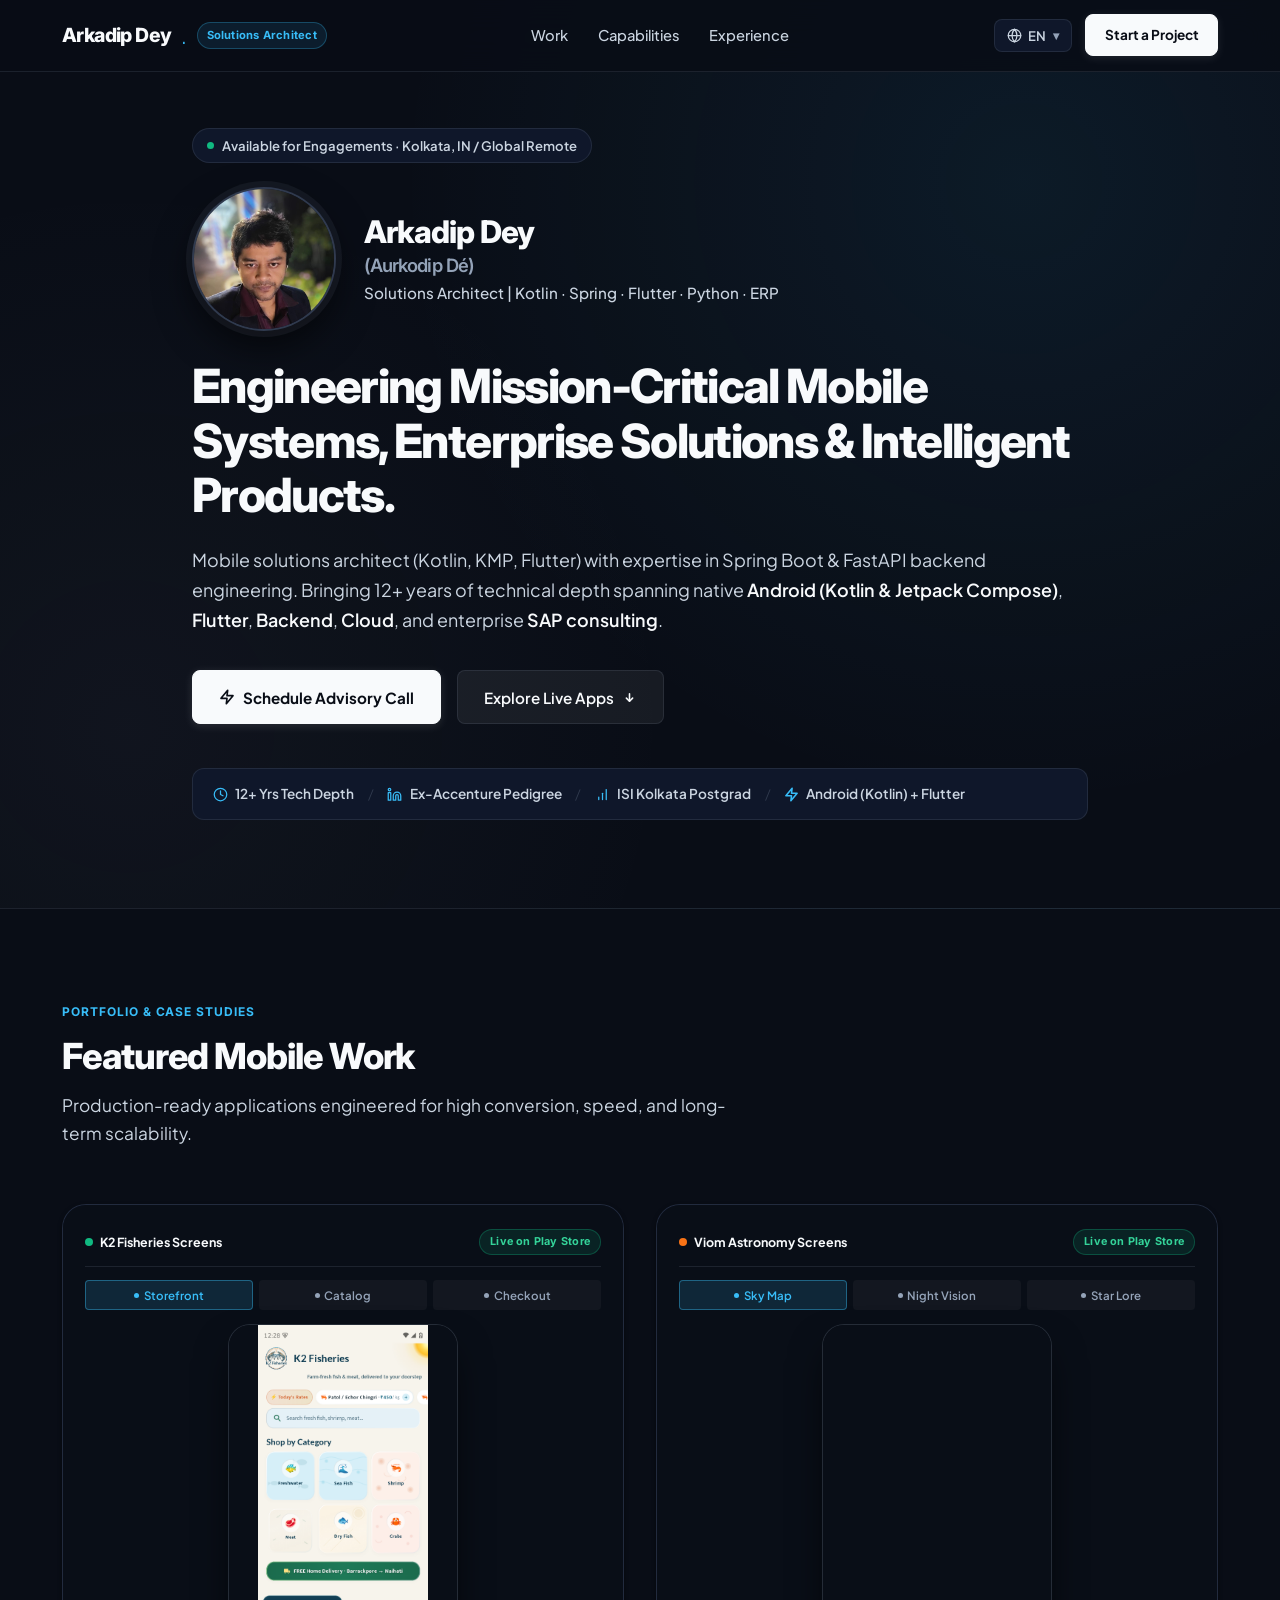
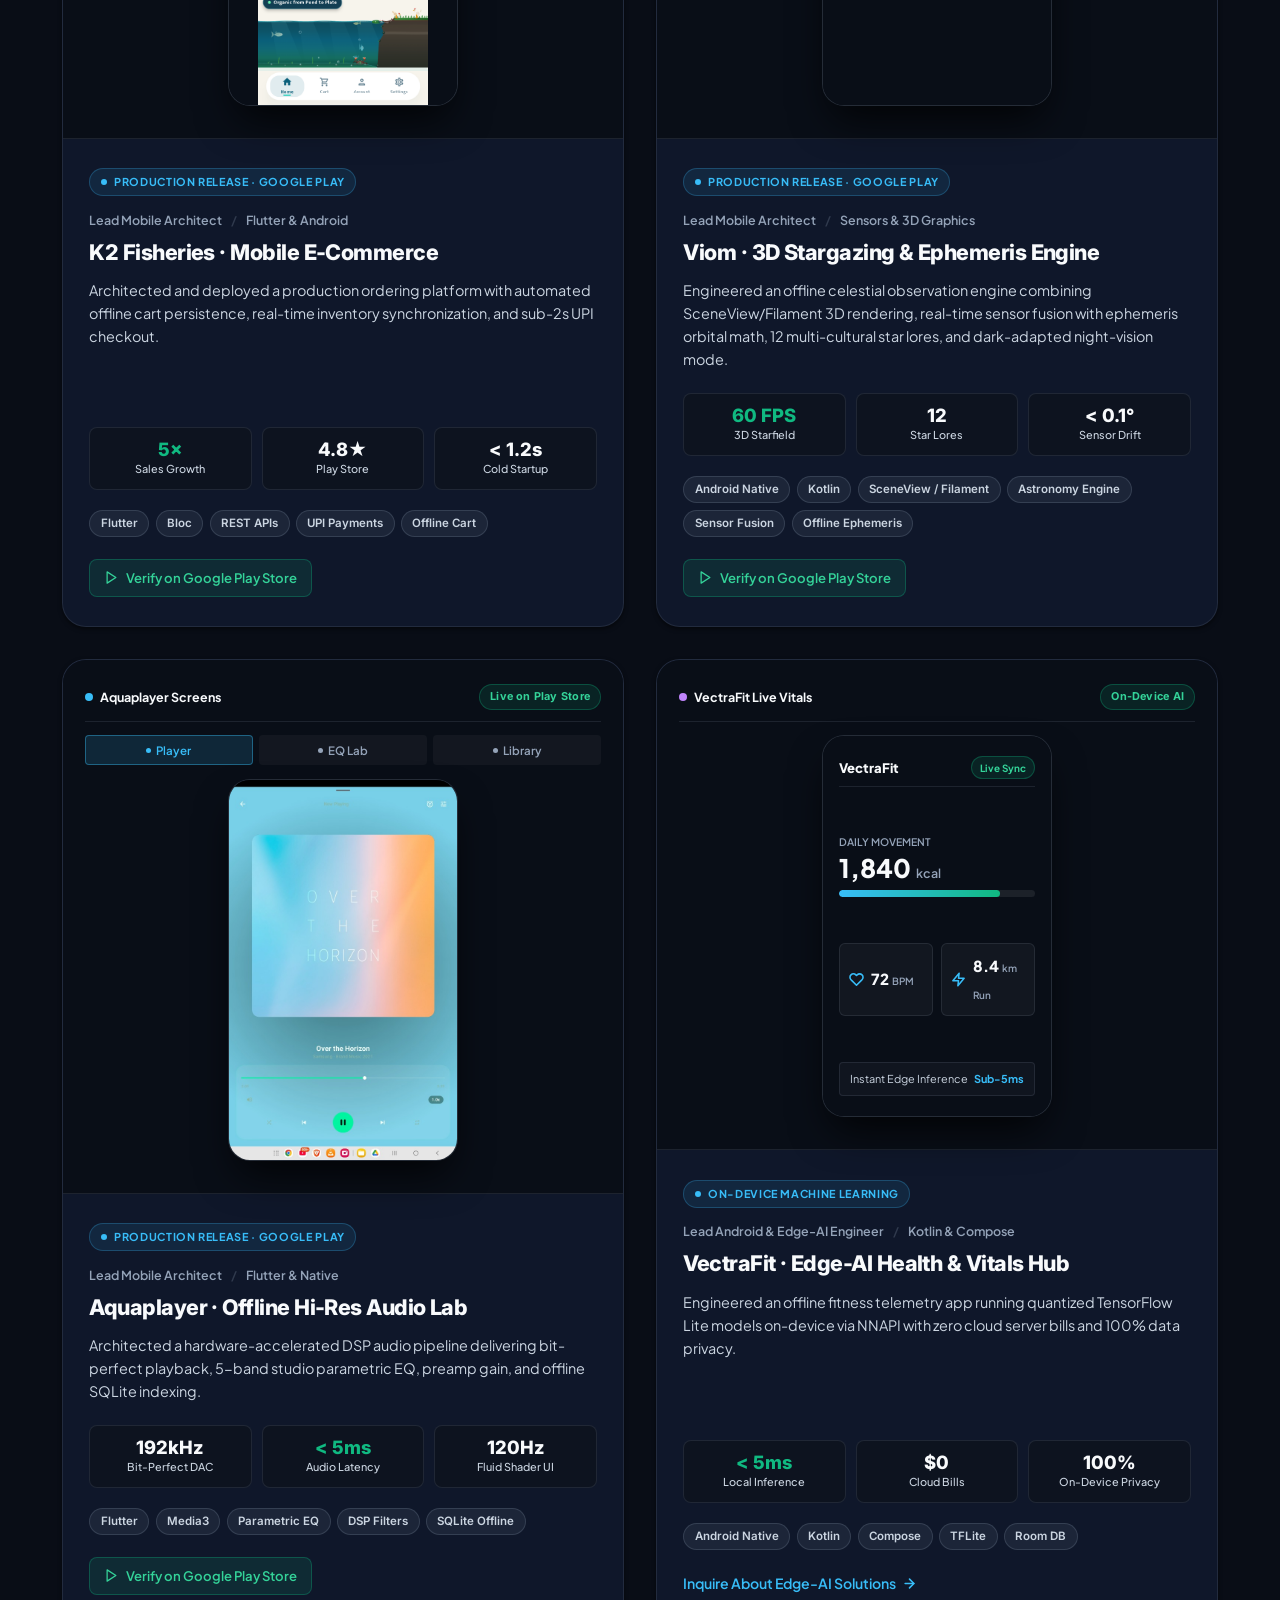
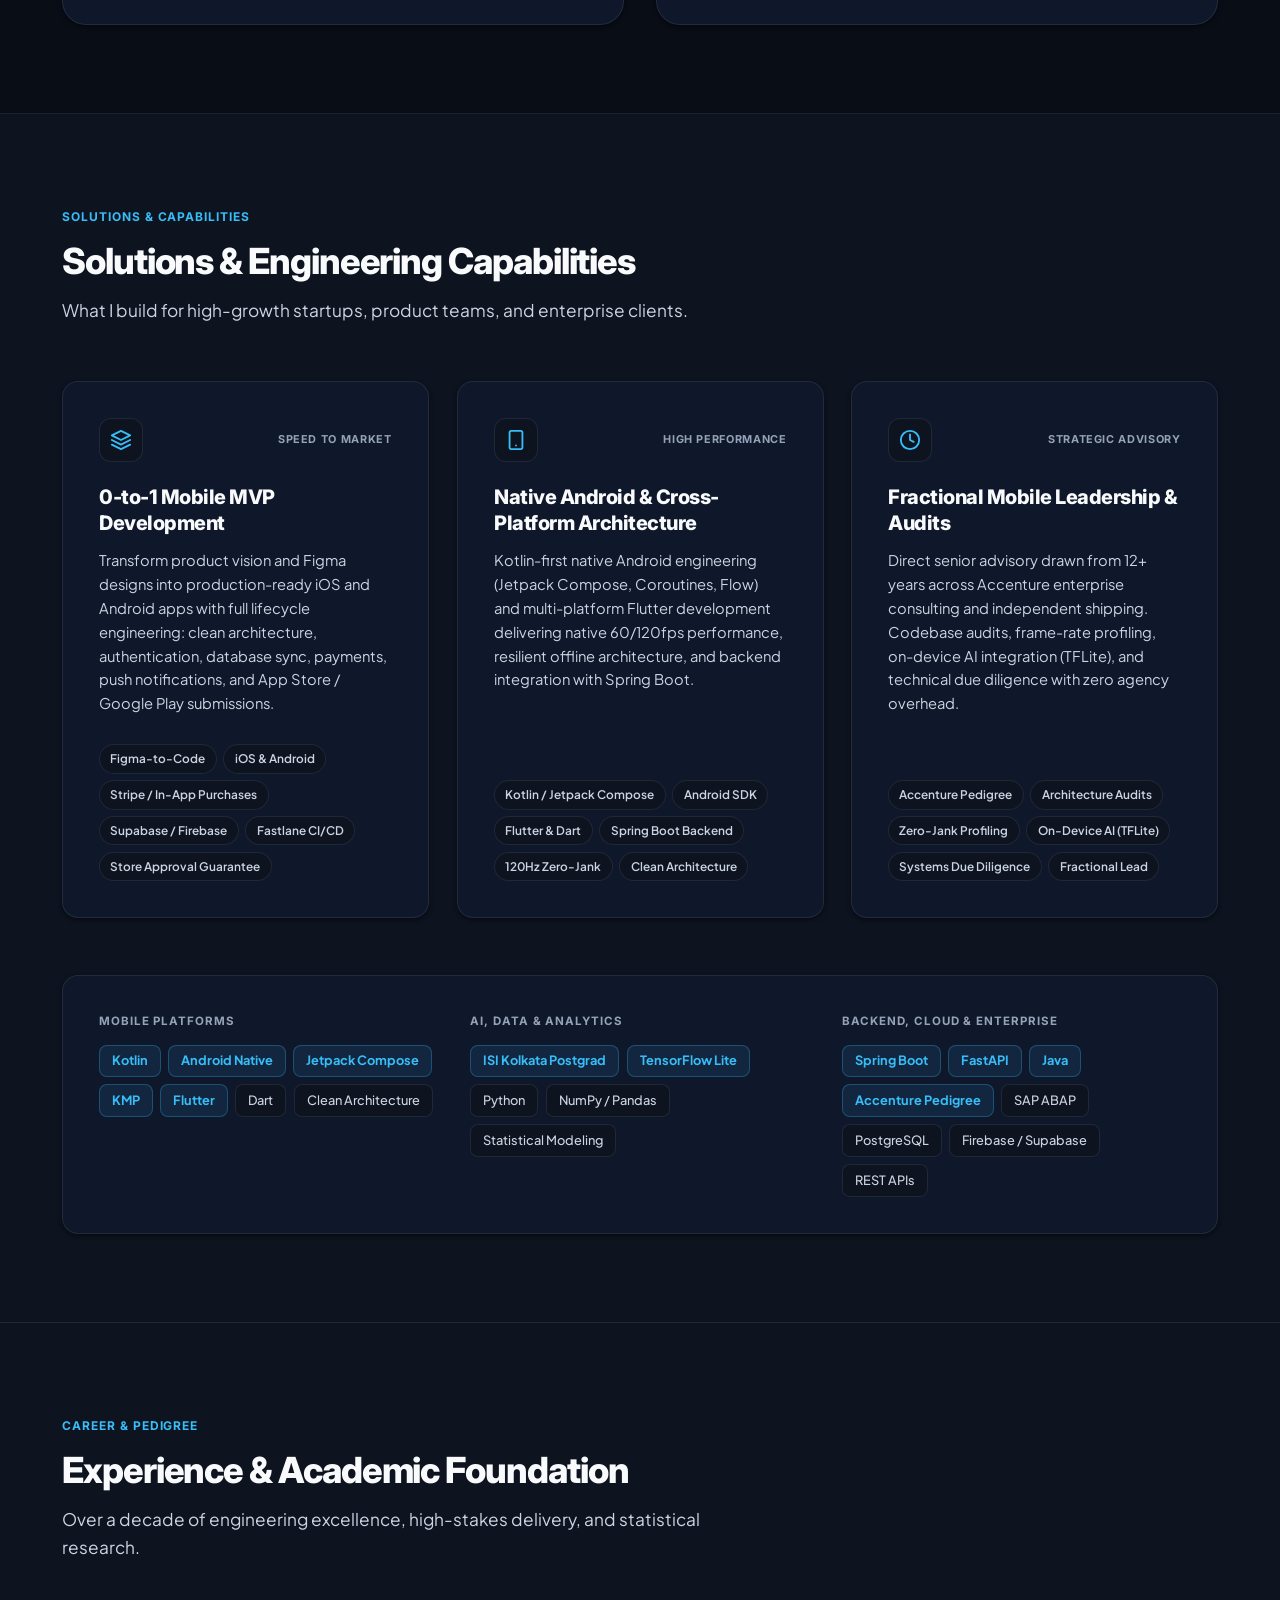
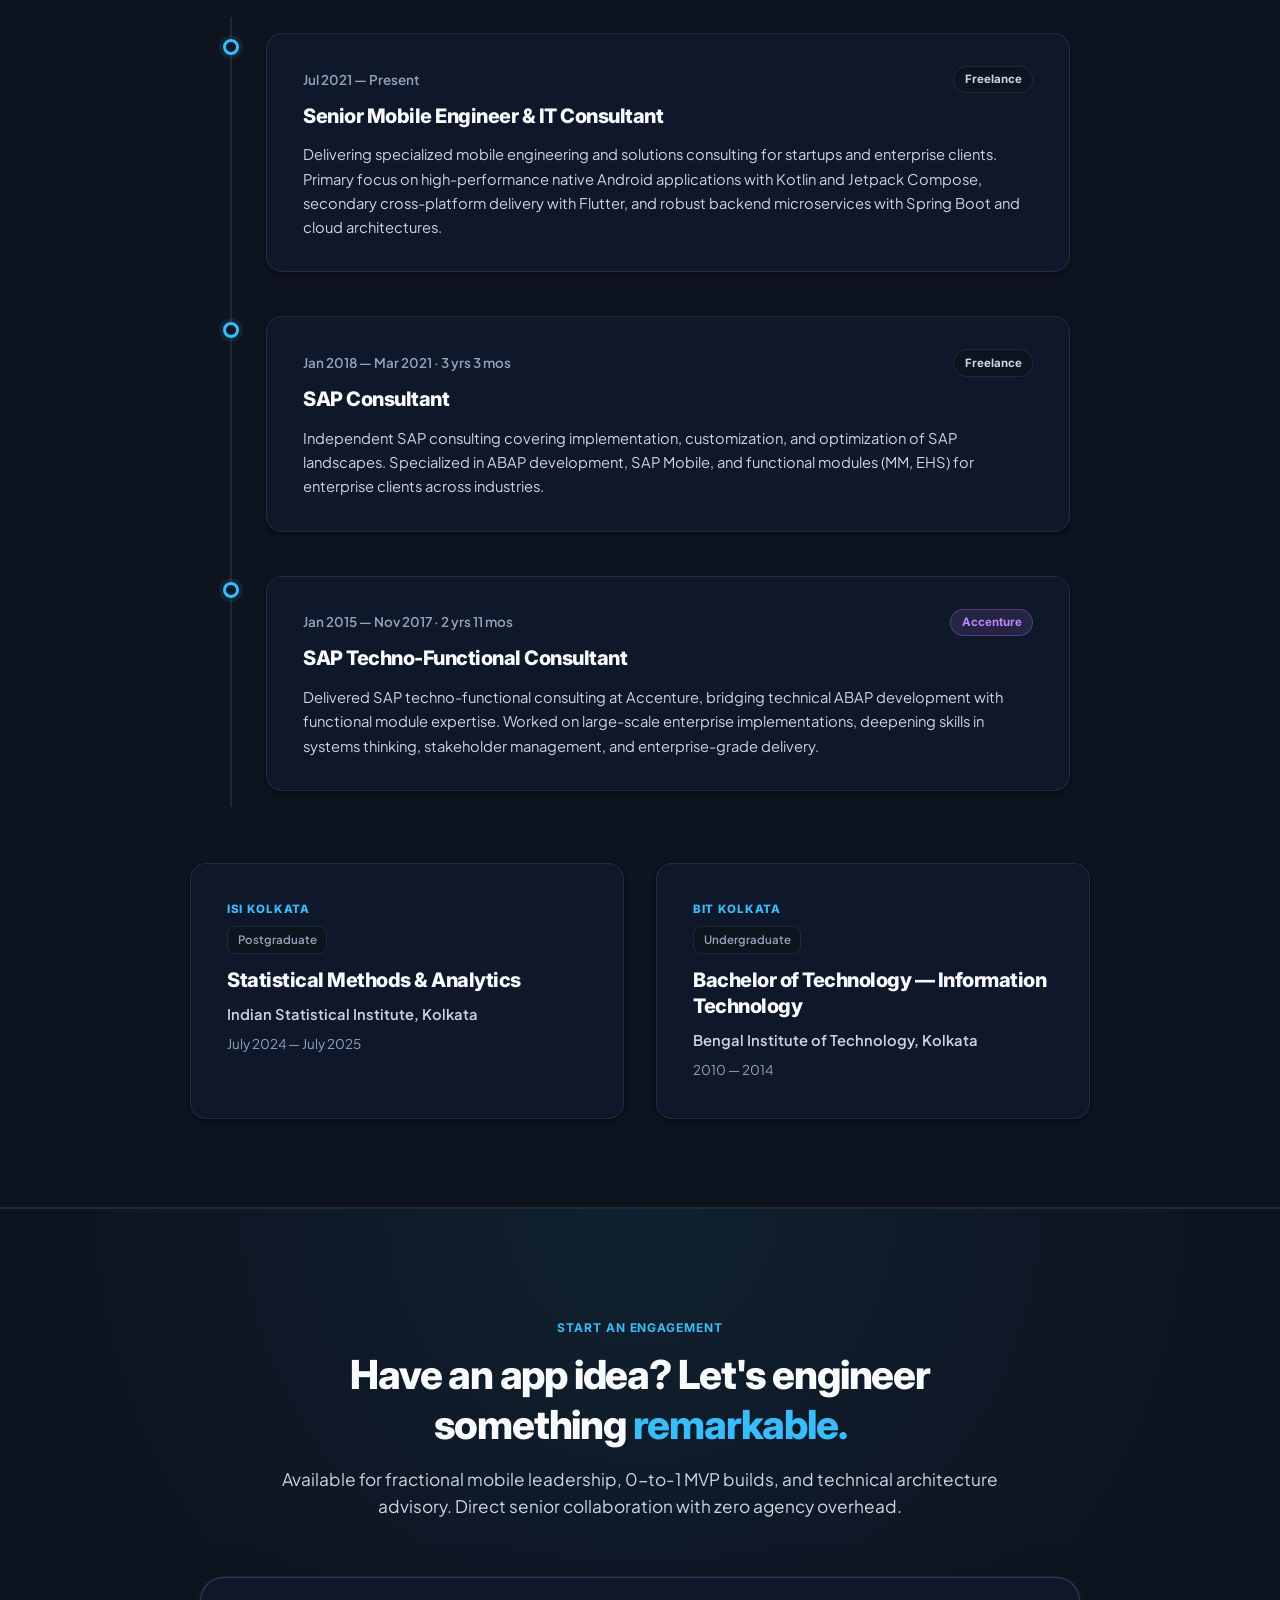
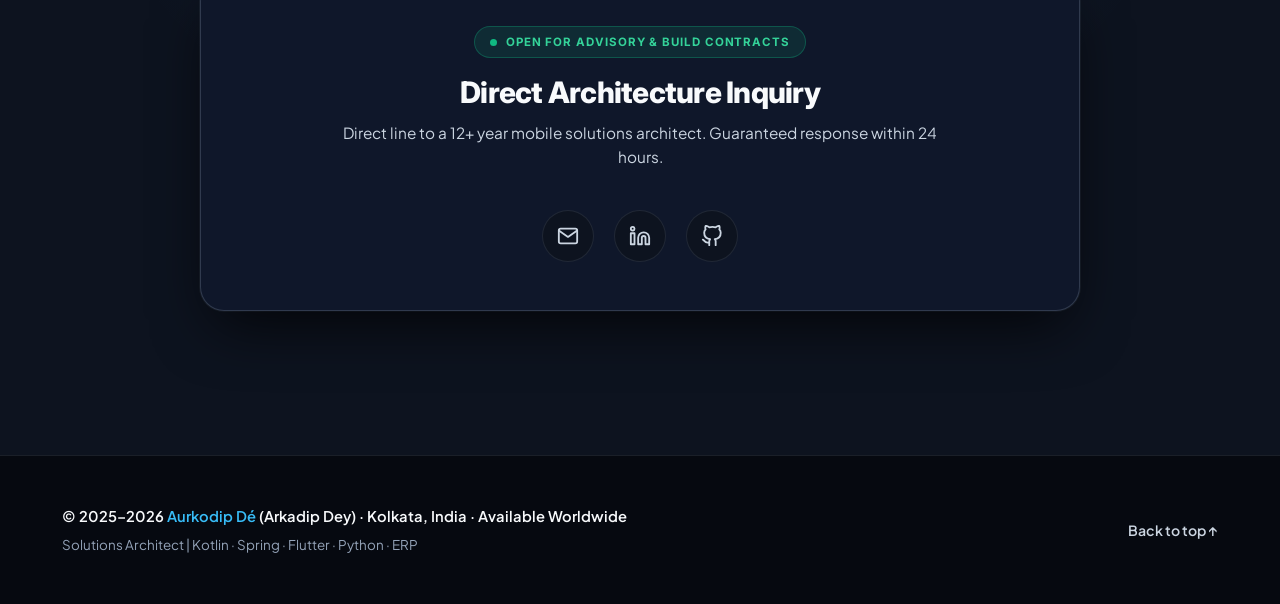
<file: index.html>
<!DOCTYPE html>
<html lang="en">

<head>
  <meta charset="UTF-8" />
  <meta name="viewport" content="width=device-width, initial-scale=1.0" />
  
  <!-- Primary Meta Tags -->
  <title>Arkadip Dey (Aurkodip Dé) · Android (Kotlin) Developer, Flutter &amp; Spring Boot Mobile Architect</title>
  <meta name="title" content="Arkadip Dey (Aurkodip Dé) · Android (Kotlin) Developer, Flutter &amp; Spring Boot Mobile Architect" />
  <meta name="description"
    content="Mobile Solutions Architect (Kotlin, KMP, Flutter) with expertise in Spring Boot &amp; FastAPI backend engineering. Bringing 12+ years of technical depth across Android, Flutter, Backend, Cloud, and SAP." />
  <meta name="keywords"
    content="Arkadip Dey, Aurkodip Dé, Mobile Solutions Architect, Kotlin, KMP, Kotlin Multiplatform, Jetpack Compose, Flutter, Spring Boot, FastAPI, Python, Java Backend, Cloud, Accenture, SAP ABAP, Clean Architecture" />
  <meta name="author" content="Arkadip Dey (Aurkodip Dé)" />
  <meta name="robots" content="index, follow, max-image-preview:large, max-snippet:-1, max-video-preview:-1" />
  <link rel="canonical" href="https://aurkodip.github.io/" />

  <!-- Theme & Application Color -->
  <meta name="theme-color" content="#090d16" />
  <meta name="color-scheme" content="dark" />

  <!-- Open Graph / Facebook / LinkedIn / WhatsApp -->
  <meta property="og:type" content="profile" />
  <meta property="og:url" content="https://aurkodip.github.io/" />
  <meta property="og:title" content="Arkadip Dey (Aurkodip Dé) · Android (Kotlin) Developer, Flutter &amp; Spring Boot Architect" />
  <meta property="og:description"
    content="Mobile Solutions Architect (Kotlin, KMP, Flutter) with expertise in Spring Boot &amp; FastAPI backend engineering. Bringing 12+ years of technical depth across Android, Flutter, Backend, Cloud, and SAP." />
  <meta property="og:image" content="https://aurkodip.github.io/assets/aurkodip.jpg" />
  <meta property="og:image:width" content="956" />
  <meta property="og:image:height" content="960" />
  <meta property="og:image:alt" content="Arkadip Dey (Aurkodip Dé) - Android (Kotlin) Developer, Flutter &amp; Mobile Architect" />
  <meta property="og:site_name" content="Arkadip Dey Portfolio" />
  <meta property="og:locale" content="en_US" />
  <meta property="profile:first_name" content="Arkadip" />
  <meta property="profile:last_name" content="Dey" />
  <meta property="profile:username" content="arkadip-dey" />

  <!-- Twitter Card -->
  <meta name="twitter:card" content="summary_large_image" />
  <meta name="twitter:url" content="https://aurkodip.github.io/" />
  <meta name="twitter:title" content="Arkadip Dey (Aurkodip Dé) · Android (Kotlin) Developer, Flutter &amp; Spring Boot Architect" />
  <meta name="twitter:description"
    content="Mobile Solutions Architect (Kotlin, KMP, Flutter) with expertise in Spring Boot &amp; FastAPI backend engineering. Bringing 12+ years of technical depth across Android, Flutter, Backend, Cloud, and SAP." />
  <meta name="twitter:image" content="https://aurkodip.github.io/assets/aurkodip.jpg" />
  <meta name="twitter:image:alt" content="Arkadip Dey (Aurkodip Dé) - Android (Kotlin) Developer, Flutter &amp; Mobile Architect" />

  <!-- Favicon -->
  <link rel="icon" type="image/svg+xml"
    href="[data-uri]">
  
  <!-- Structured Data: JSON-LD for Google Rich Results -->
  <script type="application/ld+json">
  {
    "@context": "https://schema.org",
    "@graph": [
      {
        "@type": "Person",
        "@id": "https://aurkodip.github.io/#person",
        "name": "Arkadip Dey",
        "alternateName": ["Aurkodip Dé", "Aurkodip De", "Arkadip De"],
        "jobTitle": "Mobile Solutions Architect",
        "description": "Mobile Solutions Architect (Kotlin, KMP, Flutter) with expertise in Spring Boot & FastAPI backend engineering. 12+ years of technical depth spanning native Android (Kotlin & Jetpack Compose), Flutter, Backend, Cloud, and enterprise SAP consulting.",
        "url": "https://aurkodip.github.io/",
        "image": "https://aurkodip.github.io/assets/aurkodip.jpg",
        "email": "mailto:aurkodip@zohomail.in",
        "nationality": "Indian",
        "address": {
          "@type": "PostalAddress",
          "addressLocality": "Kolkata",
          "addressRegion": "West Bengal",
          "addressCountry": "IN"
        },
        "alumniOf": [
          {
            "@type": "EducationalOrganization",
            "name": "Indian Statistical Institute, Kolkata",
            "url": "https://www.isical.ac.in/"
          },
          {
            "@type": "EducationalOrganization",
            "name": "Bengal Institute of Technology, Kolkata"
          }
        ],
        "sameAs": [
          "https://www.linkedin.com/in/arkadip-dey",
          "https://github.com/aurkodip"
        ],
        "knowsAbout": [
          "Mobile Solutions Architecture",
          "Native Android Development",
          "Kotlin",
          "Jetpack Compose",
          "Kotlin Multiplatform (KMP)",
          "Android SDK",
          "Flutter Development",
          "Dart Programming Language",
          "Spring Boot",
          "FastAPI",
          "Java",
          "Python",
          "Cross-Platform App Development",
          "Cloud & Backend Engineering",
          "SAP ABAP & Enterprise Architecture",
          "TensorFlow & On-Device ML",
          "Statistical Methods & Data Science",
          "Clean Architecture",
          "REST APIs & Microservices"
        ]
      },
      {
        "@type": "WebSite",
        "@id": "https://aurkodip.github.io/#website",
        "url": "https://aurkodip.github.io/",
        "name": "Arkadip Dey (Aurkodip Dé) · Portfolio",
        "publisher": {
          "@id": "https://aurkodip.github.io/#person"
        },
        "inLanguage": ["en", "de", "fr", "es", "zh", "ja", "ko"]
      },
      {
        "@type": "ProfessionalService",
        "@id": "https://aurkodip.github.io/#service",
        "name": "Arkadip Dey — Mobile Engineering & Solutions Consultancy",
        "url": "https://aurkodip.github.io/",
        "provider": {
          "@id": "https://aurkodip.github.io/#person"
        },
        "priceRange": "$$$",
        "areaServed": {
          "@type": "Place",
          "name": "Worldwide"
        },
        "serviceType": [
          "Native Android Engineering (Kotlin / Compose)",
          "Cross-Platform Flutter Development",
          "Spring Boot Backend & API Services",
          "Mobile App Architecture & Engineering",
          "Enterprise Software Advisory",
          "AI/ML Integration & Edge Inference",
          "Codebase & Performance Audits"
        ]
      }
    ]
  }
  </script>

  <!-- Modern Google Fonts: Inter for Authority Headings, Plus Jakarta Sans for Body -->
  <link rel="preconnect" href="https://fonts.googleapis.com">
  <link rel="preconnect" href="https://fonts.gstatic.com" crossorigin>
  <link
    href="https://fonts.googleapis.com/css2?family=Inter:wght@400;500;600;700;800&family=Plus+Jakarta+Sans:ital,wght@0,400;0,500;0,600;0,700;1,400&display=swap"
    rel="stylesheet">
  <link rel="stylesheet" href="style.css">
</head>

<body>

  <!-- NAVIGATION -->
  <header class="site-header">
    <nav>
      <a href="#home" class="nav-logo">
        <span class="logo-name">Arkadip Dey</span><span class="logo-dot">.</span>
        <span class="nav-role-badge">Solutions Architect</span>
      </a>
      
      <ul class="nav-links">
        <li><a href="#work" data-i18n="nav_work">Work</a></li>
        <li><a href="#services" data-i18n="nav_services">Capabilities</a></li>
        <li><a href="#experience" data-i18n="nav_experience">Experience</a></li>
      </ul>

      <div class="nav-actions">
        <div class="lang-selector">
          <button class="lang-btn" id="langBtn" aria-label="Select Language">
            <span class="lang-globe">
              <svg width="15" height="15" viewBox="0 0 24 24" fill="none" stroke="currentColor" stroke-width="2" stroke-linecap="round" stroke-linejoin="round" class="icon-svg"><circle cx="12" cy="12" r="10"></circle><line x1="2" y1="12" x2="22" y2="12"></line><path d="M12 2a15.3 15.3 0 0 1 4 10 15.3 15.3 0 0 1-4 10 15.3 15.3 0 0 1-4-10 15.3 15.3 0 0 1 4-10z"></path></svg>
            </span>
            <span class="lang-current" id="langCurrent">EN</span>
            <span class="lang-arrow">▾</span>
          </button>
          <ul class="lang-dropdown" id="langDropdown">
            <li><button data-lang="en" class="lang-opt active">EN</button></li>
            <li><button data-lang="de" class="lang-opt">DE</button></li>
            <li><button data-lang="fr" class="lang-opt">FR</button></li>
            <li><button data-lang="es" class="lang-opt">ES</button></li>
            <li><button data-lang="zh" class="lang-opt">ZH</button></li>
            <li><button data-lang="ja" class="lang-opt">JA</button></li>
            <li><button data-lang="ko" class="lang-opt">KO</button></li>
          </ul>
        </div>
        <a href="#contact" class="nav-cta-btn">
          <span data-i18n="nav_book_call">Start a Project</span>
        </a>
      </div>
    </nav>
  </header>

  <main>
    <!-- HERO SECTION (Executive Slate Dark Canvas) -->
    <section id="home" class="hero-section">
      <div class="hero-container">
        <div class="hero-content">
          <div class="hero-status-pill">
            <span class="status-pulse-dot"></span>
            <span data-i18n="hero_badge">Available for Engagements · Kolkata, IN / Global Remote</span>
          </div>

          <div class="hero-profile-header">
            <div class="hero-avatar-frame">
              <img
                src="assets/aurkodip.jpg"
                alt="Arkadip Dey (Aurkodip Dé) - Solutions Architect | Kotlin · Spring · Flutter · Python · ERP"
                width="144"
                height="144"
                fetchpriority="high" />
            </div>
            <div class="hero-name-col">
              <h1 class="hero-name">Arkadip Dey <span style="font-size: 1.15rem; font-weight: 600; color: var(--text-muted); display: block; margin-top: 0.15rem;">(Aurkodip Dé)</span></h1>
              <p class="hero-role-title">Solutions Architect | Kotlin · Spring · Flutter · Python · ERP</p>
            </div>
          </div>

          <h2 class="hero-headline" data-i18n="hero_headline">
            Engineering Mission-Critical Mobile Systems, Enterprise Solutions &amp; Intelligent Products.
          </h2>

          <p class="hero-desc" data-i18n="hero_desc">
            Mobile solutions architect (Kotlin, KMP, Flutter) with expertise in Spring Boot &amp; FastAPI backend engineering. Bringing 12+ years of technical depth spanning native <strong>Android (Kotlin &amp; Jetpack Compose)</strong>, <strong>Flutter</strong>, <strong>Backend</strong>, <strong>Cloud</strong>, and enterprise <strong>SAP consulting</strong>.
          </p>

          <div class="hero-ctas">
            <a href="#contact" class="btn-primary">
              <svg width="16" height="16" viewBox="0 0 24 24" fill="none" stroke="currentColor" stroke-width="2.5" stroke-linecap="round" stroke-linejoin="round" class="icon-svg"><polygon points="13 2 3 14 12 14 11 22 21 10 12 10 13 2"></polygon></svg>
              <span data-i18n="hero_cta_contact">Schedule Advisory Call</span>
            </a>
            <a href="#work" class="btn-secondary">
              <span>Explore Live Apps</span>
              <svg width="15" height="15" viewBox="0 0 24 24" fill="none" stroke="currentColor" stroke-width="2.5" stroke-linecap="round" stroke-linejoin="round" class="icon-svg"><polyline points="7 13 12 18 17 13"></polyline><line x1="12" y1="6" x2="12" y2="18"></line></svg>
            </a>
          </div>

          <!-- Solid Trust Bar -->
          <div class="hero-trust-bar">
            <div class="trust-pill">
              <svg width="15" height="15" viewBox="0 0 24 24" fill="none" stroke="currentColor" stroke-width="2" stroke-linecap="round" stroke-linejoin="round" class="icon-svg"><circle cx="12" cy="12" r="10"></circle><polyline points="12 6 12 12 16 14"></polyline></svg>
              <span>12+ Yrs Tech Depth</span>
            </div>
            <div class="trust-sep">/</div>
            <div class="trust-pill">
              <svg width="15" height="15" viewBox="0 0 24 24" fill="none" stroke="currentColor" stroke-width="2" stroke-linecap="round" stroke-linejoin="round" class="icon-svg"><path d="M16 8a6 6 0 0 1 6 6v7h-4v-7a2 2 0 0 0-2-2 2 2 0 0 0-2 2v7h-4v-7a6 6 0 0 1 6-6z"></path><rect x="2" y="9" width="4" height="12"></rect><circle cx="4" cy="4" r="2"></circle></svg>
              <span>Ex-Accenture Pedigree</span>
            </div>
            <div class="trust-sep">/</div>
            <div class="trust-pill">
              <svg width="15" height="15" viewBox="0 0 24 24" fill="none" stroke="currentColor" stroke-width="2" stroke-linecap="round" stroke-linejoin="round" class="icon-svg"><line x1="12" y1="20" x2="12" y2="10"></line><line x1="18" y1="20" x2="18" y2="4"></line><line x1="6" y1="20" x2="6" y2="16"></line></svg>
              <span>ISI Kolkata Postgrad</span>
            </div>
            <div class="trust-sep">/</div>
            <div class="trust-pill">
              <svg width="15" height="15" viewBox="0 0 24 24" fill="none" stroke="currentColor" stroke-width="2.5" stroke-linecap="round" stroke-linejoin="round" class="icon-svg"><polygon points="13 2 3 14 12 14 11 22 21 10 12 10 13 2"></polygon></svg>
              <span>Android (Kotlin) + Flutter</span>
            </div>
          </div>
        </div>
      </div>
    </section>


    <!-- FEATURED WORK / CASE STUDIES -->
    <section id="work" class="work-section">
      <div class="section-container">
        <div class="section-header reveal">
          <span class="section-kicker">PORTFOLIO &amp; CASE STUDIES</span>
          <h2 class="section-title" data-i18n="section_work">Featured Mobile Work</h2>
          <p class="section-subtitle">Production-ready applications engineered for high conversion, speed, and long-term scalability.</p>
        </div>

        <div class="case-grid-2col">
          <!-- Card 1: K2 Fisheries Mobile Store -->
          <article class="case-grid-card reveal">
            <div class="cgc-visual">
              <div class="visual-header">
                <div class="vis-header-left">
                  <span class="vis-dot green"></span>
                  <span class="vis-title">K2 Fisheries Screens</span>
                </div>
                <span class="k2-pill-tag">Live on Play Store</span>
              </div>

              <div class="k2-screen-tabs">
                <button type="button" class="k2-tab active" data-k2-screen="home" id="tabK2Home">
                  <span class="tab-dot"></span> <span>Storefront</span>
                </button>
                <button type="button" class="k2-tab" data-k2-screen="products" id="tabK2Products">
                  <span class="tab-dot"></span> <span>Catalog</span>
                </button>
                <button type="button" class="k2-tab" data-k2-screen="checkout" id="tabK2Checkout">
                  <span class="tab-dot"></span> <span>Checkout</span>
                </button>
              </div>

              <div class="k2-device-stage">
                <div class="k2-phone-frame">
                  <div class="k2-screen-deck">
                    <div class="k2-deck-item active" data-screen-id="home" id="k2SlideHome">
                      <img src="assets/k2/k2-home.png" alt="K2 Fisheries Storefront Screen" class="k2-phone-screenshot" loading="lazy" decoding="async" width="280" height="570" />
                    </div>
                    <div class="k2-deck-item" data-screen-id="products" id="k2SlideProducts">
                      <img src="assets/k2/k2-products.png" alt="K2 Fisheries Catalog Listing Screen" class="k2-phone-screenshot" loading="lazy" decoding="async" width="280" height="570" />
                    </div>
                    <div class="k2-deck-item" data-screen-id="checkout" id="k2SlideCheckout">
                      <img src="assets/k2/k2-checkout.png" alt="K2 Fisheries Streamlined Cart Checkout Screen" class="k2-phone-screenshot" loading="lazy" decoding="async" width="280" height="570" />
                    </div>
                  </div>
                </div>
              </div>
            </div>

            <div class="cgc-body">
              <div class="case-outcome-badge">
                <span class="cob-pulse"></span>
                <span>PRODUCTION RELEASE · Google Play</span>
              </div>
              <div class="case-meta-row">
                <span class="case-role">Lead Mobile Architect</span>
                <span class="case-divider">/</span>
                <span class="case-platform">Flutter &amp; Android</span>
              </div>
              <h3 class="case-title">K2 Fisheries · Mobile E-Commerce</h3>
              <p class="cgc-desc">
                Architected and deployed a production ordering platform with automated offline cart persistence, real-time inventory synchronization, and sub-2s UPI checkout.
              </p>

              <div class="case-metrics">
                <div class="c-metric">
                  <span class="metric-val highlight">5×</span>
                  <span class="metric-lbl">Sales Growth</span>
                </div>
                <div class="c-metric">
                  <span class="metric-val">4.8★</span>
                  <span class="metric-lbl">Play Store</span>
                </div>
                <div class="c-metric">
                  <span class="metric-val">&lt; 1.2s</span>
                  <span class="metric-lbl">Cold Startup</span>
                </div>
              </div>

              <div class="case-tags-row">
                <span class="tag">Flutter</span>
                <span class="tag">Bloc</span>
                <span class="tag">REST APIs</span>
                <span class="tag">UPI Payments</span>
                <span class="tag">Offline Cart</span>
              </div>

              <div class="case-actions">
                <a href="https://play.google.com/store/apps/details?id=com.karukol.k2fisheries" target="_blank" rel="noopener" class="case-store-link">
                  <svg width="15" height="15" viewBox="0 0 24 24" fill="none" stroke="currentColor" stroke-width="2" stroke-linecap="round" stroke-linejoin="round" class="icon-svg"><polygon points="5 3 19 12 5 21 5 3"></polygon></svg>
                  <span>Verify on Google Play Store</span>
                </a>
              </div>
            </div>
          </article>

          <!-- Card 2: Viom Real-Time 3D Stargazing & Ephemeris Engine -->
          <article class="case-grid-card reveal">
            <div class="cgc-visual">
              <div class="visual-header">
                <div class="vis-header-left">
                  <span class="vis-dot indigo"></span>
                  <span class="vis-title">Viom Astronomy Screens</span>
                </div>
                <span class="viom-pill-tag">Live on Play Store</span>
              </div>

              <div class="viom-screen-tabs">
                <button type="button" class="viom-tab active" data-viom-screen="sky" id="tabViomSky">
                  <span class="tab-dot"></span> <span>Sky Map</span>
                </button>
                <button type="button" class="viom-tab" data-viom-screen="nightmode" id="tabViomNightmode">
                  <span class="tab-dot"></span> <span>Night Vision</span>
                </button>
                <button type="button" class="viom-tab" data-viom-screen="lore" id="tabViomLore">
                  <span class="tab-dot"></span> <span>Star Lore</span>
                </button>
              </div>

              <div class="viom-device-stage">
                <div class="viom-phone-frame">
                  <div class="viom-screen-deck">
                    <div class="viom-deck-item active" data-screen-id="sky" id="viomSlideSky">
                      <img src="assets/viom/viom-sky.png" alt="Viom Real-Time 3D Celestial Sky Map" class="viom-phone-screenshot" loading="lazy" decoding="async" width="280" height="570" />
                    </div>
                    <div class="viom-deck-item" data-screen-id="nightmode" id="viomSlideNightmode">
                      <img src="assets/viom/viom-nightmode.png" alt="Viom Dark-Adapted Astro Night Vision Screen" class="viom-phone-screenshot" loading="lazy" decoding="async" width="280" height="570" />
                    </div>
                    <div class="viom-deck-item" data-screen-id="lore" id="viomSlideLore">
                      <img src="assets/viom/viom-lore.png" alt="Viom Multi-Cultural Star Lore and Visual Filters" class="viom-phone-screenshot" loading="lazy" decoding="async" width="280" height="570" />
                    </div>
                  </div>
                </div>
              </div>
            </div>

            <div class="cgc-body">
              <div class="case-outcome-badge">
                <span class="cob-pulse"></span>
                <span>PRODUCTION RELEASE · Google Play</span>
              </div>
              <div class="case-meta-row">
                <span class="case-role">Lead Mobile Architect</span>
                <span class="case-divider">/</span>
                <span class="case-platform">Sensors &amp; 3D Graphics</span>
              </div>
              <h3 class="case-title">Viom · 3D Stargazing &amp; Ephemeris Engine</h3>
              <p class="cgc-desc">
                Engineered an offline celestial observation engine combining SceneView/Filament 3D rendering, real-time sensor fusion with ephemeris orbital math, 12 multi-cultural star lores, and dark-adapted night-vision mode.
              </p>

              <div class="case-metrics">
                <div class="c-metric">
                  <span class="metric-val highlight">60 FPS</span>
                  <span class="metric-lbl">3D Starfield</span>
                </div>
                <div class="c-metric">
                  <span class="metric-val">12</span>
                  <span class="metric-lbl">Star Lores</span>
                </div>
                <div class="c-metric">
                  <span class="metric-val">&lt; 0.1°</span>
                  <span class="metric-lbl">Sensor Drift</span>
                </div>
              </div>

              <div class="case-tags-row">
                <span class="tag">Android Native</span>
                <span class="tag">Kotlin</span>
                <span class="tag">SceneView / Filament</span>
                <span class="tag">Astronomy Engine</span>
                <span class="tag">Sensor Fusion</span>
                <span class="tag">Offline Ephemeris</span>
              </div>

              <div class="case-actions">
                <a href="https://play.google.com/store/apps/details?id=com.karukol.viom" target="_blank" rel="noopener" class="case-store-link">
                  <svg width="15" height="15" viewBox="0 0 24 24" fill="none" stroke="currentColor" stroke-width="2" stroke-linecap="round" stroke-linejoin="round" class="icon-svg"><polygon points="5 3 19 12 5 21 5 3"></polygon></svg>
                  <span>Verify on Google Play Store</span>
                </a>
              </div>
            </div>
          </article>

          <!-- Card 3: Aquaplayer Offline Hi-Res Audio Player -->
          <article class="case-grid-card reveal">
            <div class="cgc-visual">
              <div class="visual-header">
                <div class="vis-header-left">
                  <span class="vis-dot cyan"></span>
                  <span class="vis-title">Aquaplayer Screens</span>
                </div>
                <span class="aqua-pill-tag">Live on Play Store</span>
              </div>

              <div class="aqua-screen-tabs">
                <button type="button" class="aqua-tab active" data-aqua-screen="player" id="tabAquaPlayer">
                  <span class="tab-dot"></span> <span>Player</span>
                </button>
                <button type="button" class="aqua-tab" data-aqua-screen="equalizer" id="tabAquaEqualizer">
                  <span class="tab-dot"></span> <span>EQ Lab</span>
                </button>
                <button type="button" class="aqua-tab" data-aqua-screen="library" id="tabAquaLibrary">
                  <span class="tab-dot"></span> <span>Library</span>
                </button>
              </div>

              <div class="aqua-device-stage">
                <div class="aqua-phone-frame">
                  <div class="aqua-screen-deck">
                    <div class="aqua-deck-item active" data-screen-id="player" id="aquaSlidePlayer">
                      <img src="assets/aquaplayer/aqua-player.png" alt="Aquaplayer Now Playing Screen" class="aqua-phone-screenshot" loading="lazy" decoding="async" width="280" height="570" />
                    </div>
                    <div class="aqua-deck-item" data-screen-id="equalizer" id="aquaSlideEqualizer">
                      <img src="assets/aquaplayer/aqua-equalizer.png" alt="Aquaplayer 5-Band Studio Equalizer Screen" class="aqua-phone-screenshot" loading="lazy" decoding="async" width="280" height="570" />
                    </div>
                    <div class="aqua-deck-item" data-screen-id="library" id="aquaSlideLibrary">
                      <img src="assets/aquaplayer/aqua-library.png" alt="Aquaplayer Offline Music Library Screen" class="aqua-phone-screenshot" loading="lazy" decoding="async" width="280" height="570" />
                    </div>
                  </div>
                </div>
              </div>
            </div>

            <div class="cgc-body">
              <div class="case-outcome-badge">
                <span class="cob-pulse"></span>
                <span>PRODUCTION RELEASE · Google Play</span>
              </div>
              <div class="case-meta-row">
                <span class="case-role">Lead Mobile Architect</span>
                <span class="case-divider">/</span>
                <span class="case-platform">Flutter &amp; Native</span>
              </div>
              <h3 class="case-title">Aquaplayer · Offline Hi-Res Audio Lab</h3>
              <p class="cgc-desc">
                Architected a hardware-accelerated DSP audio pipeline delivering bit-perfect playback, 5-band studio parametric EQ, preamp gain, and offline SQLite indexing.
              </p>

              <div class="case-metrics">
                <div class="c-metric">
                  <span class="metric-val">192kHz</span>
                  <span class="metric-lbl">Bit-Perfect DAC</span>
                </div>
                <div class="c-metric">
                  <span class="metric-val highlight">&lt; 5ms</span>
                  <span class="metric-lbl">Audio Latency</span>
                </div>
                <div class="c-metric">
                  <span class="metric-val">120Hz</span>
                  <span class="metric-lbl">Fluid Shader UI</span>
                </div>
              </div>

              <div class="case-tags-row">
                <span class="tag">Flutter</span>
                <span class="tag">Media3</span>
                <span class="tag">Parametric EQ</span>
                <span class="tag">DSP Filters</span>
                <span class="tag">SQLite Offline</span>
              </div>

              <div class="case-actions">
                <a href="https://play.google.com/store/apps/details?id=com.aquaplayer" target="_blank" rel="noopener" class="case-store-link">
                  <svg width="15" height="15" viewBox="0 0 24 24" fill="none" stroke="currentColor" stroke-width="2" stroke-linecap="round" stroke-linejoin="round" class="icon-svg"><polygon points="5 3 19 12 5 21 5 3"></polygon></svg>
                  <span>Verify on Google Play Store</span>
                </a>
              </div>
            </div>
          </article>

          <!-- Card 4: VectraFit On-Device AI Health -->
          <article class="case-grid-card reveal">
            <div class="cgc-visual">
              <div class="visual-header">
                <div class="vis-header-left">
                  <span class="vis-dot purple"></span>
                  <span class="vis-title">VectraFit Live Vitals</span>
                </div>
                <span class="aqua-pill-tag">On-Device AI</span>
              </div>

              <div class="aqua-device-stage">
                <div class="aqua-phone-frame">
                  <div class="dev-vitals-card-lg">
                    <div class="dev-app-hdr">
                      <span class="dev-app-name">VectraFit</span>
                      <span class="dev-badge green">Live Sync</span>
                    </div>
                    <div class="dev-activity-summary">
                      <div class="dvc-label">Daily Movement</div>
                      <div class="dvc-num">1,840 <small>kcal</small></div>
                      <div class="dev-progress-pill">
                        <div class="dpp-bar" style="width: 82%;"></div>
                      </div>
                    </div>
                    <div class="dev-metrics-mini-grid">
                      <div class="dmm-cell">
                        <div class="dmm-icon">
                          <svg width="15" height="15" viewBox="0 0 24 24" fill="none" stroke="currentColor" stroke-width="2.5" stroke-linecap="round" stroke-linejoin="round"><path d="M20.84 4.61a5.5 5.5 0 0 0-7.78 0L12 5.67l-1.06-1.06a5.5 5.5 0 0 0-7.78 7.78l1.06 1.06L12 21.23l7.78-7.78 1.06-1.06a5.5 5.5 0 0 0 0-7.78z"></path></svg>
                        </div>
                        <div>
                          <span class="dmm-val">72</span>
                          <span class="dmm-lbl">BPM</span>
                        </div>
                      </div>
                      <div class="dmm-cell">
                        <div class="dmm-icon">
                          <svg width="15" height="15" viewBox="0 0 24 24" fill="none" stroke="currentColor" stroke-width="2.5" stroke-linecap="round" stroke-linejoin="round"><polygon points="13 2 3 14 12 14 11 22 21 10 12 10 13 2"></polygon></svg>
                        </div>
                        <div>
                          <span class="dmm-val">8.4</span>
                          <span class="dmm-lbl">km Run</span>
                        </div>
                      </div>
                    </div>
                    <div class="dev-tx-item">
                      <span>Instant Edge Inference</span>
                      <span class="dtx-speed">Sub-5ms</span>
                    </div>
                  </div>
                </div>
              </div>
            </div>

            <div class="cgc-body">
              <div class="case-outcome-badge">
                <span class="cob-pulse"></span>
                <span>ON-DEVICE MACHINE LEARNING</span>
              </div>
              <div class="case-meta-row">
                <span class="case-role">Lead Android &amp; Edge-AI Engineer</span>
                <span class="case-divider">/</span>
                <span class="case-platform">Kotlin &amp; Compose</span>
              </div>
              <h3 class="case-title">VectraFit · Edge-AI Health &amp; Vitals Hub</h3>
              <p class="cgc-desc">
                Engineered an offline fitness telemetry app running quantized TensorFlow Lite models on-device via NNAPI with zero cloud server bills and 100% data privacy.
              </p>

              <div class="case-metrics">
                <div class="c-metric">
                  <span class="metric-val highlight">&lt; 5ms</span>
                  <span class="metric-lbl">Local Inference</span>
                </div>
                <div class="c-metric">
                  <span class="metric-val">$0</span>
                  <span class="metric-lbl">Cloud Bills</span>
                </div>
                <div class="c-metric">
                  <span class="metric-val">100%</span>
                  <span class="metric-lbl">On-Device Privacy</span>
                </div>
              </div>

              <div class="case-tags-row">
                <span class="tag">Android Native</span>
                <span class="tag">Kotlin</span>
                <span class="tag">Compose</span>
                <span class="tag">TFLite</span>
                <span class="tag">Room DB</span>
              </div>

              <div class="case-actions">
                <a href="#contact" class="case-link">
                  <span>Inquire About Edge-AI Solutions</span>
                  <svg width="15" height="15" viewBox="0 0 24 24" fill="none" stroke="currentColor" stroke-width="2.5" stroke-linecap="round" stroke-linejoin="round" class="icon-svg"><line x1="5" y1="12" x2="19" y2="12"></line><polyline points="12 5 19 12 12 19"></polyline></svg>
                </a>
              </div>
            </div>
          </article>
        </div>
      </div>
    </section>

    <!-- SERVICES & CAPABILITIES (Light Mode) -->
    <section id="services" class="services-section">
      <div class="section-container">
        <div class="section-header reveal">
          <span class="section-kicker">SOLUTIONS &amp; CAPABILITIES</span>
          <h2 class="section-title" data-i18n="section_services">Solutions &amp; Engineering Capabilities</h2>
          <p class="section-subtitle">What I build for high-growth startups, product teams, and enterprise clients.</p>
        </div>

        <div class="services-grid">
          <!-- Service 1: 0-to-1 MVP -->
          <div class="service-card reveal">
            <div class="svc-header">
              <div class="svc-icon-box">
                <svg width="22" height="22" viewBox="0 0 24 24" fill="none" stroke="currentColor" stroke-width="2" stroke-linecap="round" stroke-linejoin="round" class="icon-svg"><polygon points="12 2 2 7 12 12 22 7 12 2"></polygon><polyline points="2 17 12 22 22 17"></polyline><polyline points="2 12 12 17 22 12"></polyline></svg>
              </div>
              <span class="svc-tag">SPEED TO MARKET</span>
            </div>
            <h3 class="svc-title">0-to-1 Mobile MVP Development</h3>
            <p class="svc-desc">
              Transform product vision and Figma designs into production-ready iOS and Android apps with full lifecycle engineering: clean architecture, authentication, database sync, payments, push notifications, and App Store / Google Play submissions.
            </p>
            <div class="svc-pills">
              <span>Figma-to-Code</span>
              <span>iOS &amp; Android</span>
              <span>Stripe / In-App Purchases</span>
              <span>Supabase / Firebase</span>
              <span>Fastlane CI/CD</span>
              <span>Store Approval Guarantee</span>
            </div>
          </div>

          <!-- Service 2: Native Android & Cross-Platform Architecture -->
          <div class="service-card reveal">
            <div class="svc-header">
              <div class="svc-icon-box">
                <svg width="22" height="22" viewBox="0 0 24 24" fill="none" stroke="currentColor" stroke-width="2" stroke-linecap="round" stroke-linejoin="round" class="icon-svg"><rect x="5" y="2" width="14" height="20" rx="2" ry="2"></rect><line x1="12" y1="18" x2="12.01" y2="18"></line></svg>
              </div>
              <span class="svc-tag">HIGH PERFORMANCE</span>
            </div>
            <h3 class="svc-title">Native Android &amp; Cross-Platform Architecture</h3>
            <p class="svc-desc">
              Kotlin-first native Android engineering (Jetpack Compose, Coroutines, Flow) and multi-platform Flutter development delivering native 60/120fps performance, resilient offline architecture, and backend integration with Spring Boot.
            </p>
            <div class="svc-pills">
              <span>Kotlin / Jetpack Compose</span>
              <span>Android SDK</span>
              <span>Flutter &amp; Dart</span>
              <span>Spring Boot Backend</span>
              <span>120Hz Zero-Jank</span>
              <span>Clean Architecture</span>
            </div>
          </div>

          <!-- Service 3: Fractional Leadership & Audits -->
          <div class="service-card reveal">
            <div class="svc-header">
              <div class="svc-icon-box">
                <svg width="22" height="22" viewBox="0 0 24 24" fill="none" stroke="currentColor" stroke-width="2" stroke-linecap="round" stroke-linejoin="round" class="icon-svg"><circle cx="12" cy="12" r="10"></circle><polyline points="12 6 12 12 16 14"></polyline></svg>
              </div>
              <span class="svc-tag">STRATEGIC ADVISORY</span>
            </div>
            <h3 class="svc-title">Fractional Mobile Leadership &amp; Audits</h3>
            <p class="svc-desc">
              Direct senior advisory drawn from 12+ years across Accenture enterprise consulting and independent shipping. Codebase audits, frame-rate profiling, on-device AI integration (TFLite), and technical due diligence with zero agency overhead.
            </p>
            <div class="svc-pills">
              <span>Accenture Pedigree</span>
              <span>Architecture Audits</span>
              <span>Zero-Jank Profiling</span>
              <span>On-Device AI (TFLite)</span>
              <span>Systems Due Diligence</span>
              <span>Fractional Lead</span>
            </div>
          </div>
        </div>

        <!-- Curated Tech Stack & Toolkit Strip -->
        <div class="capabilities-stack-strip reveal">
          <div class="css-group">
            <span class="css-label">Mobile Platforms</span>
            <div class="css-tags">
              <span class="sk-tag highlight">Kotlin</span>
              <span class="sk-tag highlight">Android Native</span>
              <span class="sk-tag highlight">Jetpack Compose</span>
              <span class="sk-tag highlight">KMP</span>
              <span class="sk-tag highlight">Flutter</span>
              <span class="sk-tag">Dart</span>
              <span class="sk-tag">Clean Architecture</span>
            </div>
          </div>
          <div class="css-group">
            <span class="css-label">AI, Data &amp; Analytics</span>
            <div class="css-tags">
              <span class="sk-tag highlight">ISI Kolkata Postgrad</span>
              <span class="sk-tag highlight">TensorFlow Lite</span>
              <span class="sk-tag">Python</span>
              <span class="sk-tag">NumPy / Pandas</span>
              <span class="sk-tag">Statistical Modeling</span>
            </div>
          </div>
          <div class="css-group">
            <span class="css-label">Backend, Cloud &amp; Enterprise</span>
            <div class="css-tags">
              <span class="sk-tag highlight">Spring Boot</span>
              <span class="sk-tag highlight">FastAPI</span>
              <span class="sk-tag highlight">Java</span>
              <span class="sk-tag highlight">Accenture Pedigree</span>
              <span class="sk-tag">SAP ABAP</span>
              <span class="sk-tag">PostgreSQL</span>
              <span class="sk-tag">Firebase / Supabase</span>
              <span class="sk-tag">REST APIs</span>
            </div>
          </div>
        </div>
      </div>
    </section>

    <!-- EXPERIENCE & PEDIGREE -->
    <section id="experience" class="experience-section">
      <div class="section-container">
        <div class="section-header reveal">
          <span class="section-kicker">CAREER &amp; PEDIGREE</span>
          <h2 class="section-title" data-i18n="section_experience">Experience &amp; Academic Foundation</h2>
          <p class="section-subtitle">Over a decade of engineering excellence, high-stakes delivery, and statistical research.</p>
        </div>

        <div class="timeline-container reveal">
          <div class="timeline-line"></div>

          <!-- Role 1: Freelance Mobile & IT Consultant -->
          <div class="timeline-entry">
            <div class="timeline-marker"></div>
            <div class="timeline-card">
              <div class="tl-meta-header">
                <span class="tl-date" data-i18n="exp_date_1">Jul 2021 — Present</span>
                <span class="tl-company-tag" data-i18n="exp_company_1">Freelance</span>
              </div>
              <h3 class="tl-role" data-i18n="exp_role_1">Senior Mobile Engineer &amp; IT Consultant</h3>
              <p class="tl-desc" data-i18n="exp_desc_1">
                Delivering specialized mobile engineering and solutions consulting for startups and enterprise clients. Primary focus on high-performance native Android applications with Kotlin and Jetpack Compose, secondary cross-platform delivery with Flutter, and robust backend microservices with Spring Boot and cloud architectures.
              </p>
            </div>
          </div>

          <!-- Role 2: Freelance SAP Consultant -->
          <div class="timeline-entry">
            <div class="timeline-marker"></div>
            <div class="timeline-card">
              <div class="tl-meta-header">
                <span class="tl-date" data-i18n="exp_date_2">Jan 2018 — Mar 2021 · 3 yrs 3 mos</span>
                <span class="tl-company-tag" data-i18n="exp_company_2">Freelance</span>
              </div>
              <h3 class="tl-role" data-i18n="exp_role_2">SAP Consultant</h3>
              <p class="tl-desc" data-i18n="exp_desc_2">
                Independent SAP consulting covering implementation, customization, and optimization of SAP landscapes. Specialized in ABAP development, SAP Mobile, and functional modules (MM, EHS) for enterprise clients across industries.
              </p>
            </div>
          </div>

          <!-- Role 3: Accenture -->
          <div class="timeline-entry">
            <div class="timeline-marker"></div>
            <div class="timeline-card">
              <div class="tl-meta-header">
                <span class="tl-date" data-i18n="exp_date_3">Jan 2015 — Nov 2017 · 2 yrs 11 mos</span>
                <span class="tl-company-tag accenture" data-i18n="exp_company_3">Accenture</span>
              </div>
              <h3 class="tl-role" data-i18n="exp_role_3">SAP Techno-Functional Consultant</h3>
              <p class="tl-desc" data-i18n="exp_desc_3">
                Delivered SAP techno-functional consulting at Accenture, bridging technical ABAP development with functional module expertise. Worked on large-scale enterprise implementations, deepening skills in systems thinking, stakeholder management, and enterprise-grade delivery.
              </p>
            </div>
          </div>
        </div>

        <!-- Academic Foundation Cards -->
        <div class="edu-grid reveal" style="margin-top: 3.5rem;">
          <div class="edu-card">
            <div class="edu-institution-tag">ISI KOLKATA</div>
            <div class="edu-badge" data-i18n="edu_badge_1">Postgraduate</div>
            <h3 class="edu-degree" data-i18n="edu_degree_1">Statistical Methods &amp; Analytics</h3>
            <div class="edu-institution" data-i18n="edu_institution_1">Indian Statistical Institute, Kolkata</div>
            <div class="edu-period" data-i18n="edu_period_1">July 2024 — July 2025</div>
          </div>

          <div class="edu-card">
            <div class="edu-institution-tag">BIT KOLKATA</div>
            <div class="edu-badge" data-i18n="edu_badge_2">Undergraduate</div>
            <h3 class="edu-degree" data-i18n="edu_degree_2">Bachelor of Technology — Information Technology</h3>
            <div class="edu-institution" data-i18n="edu_institution_2">Bengal Institute of Technology, Kolkata</div>
            <div class="edu-period" data-i18n="edu_period_2">2010 — 2014</div>
          </div>
        </div>
      </div>
    </section>

    <!-- CONTACT & DIRECT INQUIRY -->
    <section id="contact" class="contact-section">
      <div class="section-container">
        <div class="contact-inner">
          <div class="section-header center-header reveal">
            <span class="section-kicker">START AN ENGAGEMENT</span>
            <h2 class="contact-tagline" data-i18n="contact_tagline">Have an app idea? Let's engineer something <em>remarkable.</em></h2>
            <p class="contact-sub" data-i18n="contact_sub">
              Available for fractional mobile leadership, 0-to-1 MVP builds, and technical architecture advisory. Direct senior collaboration with zero agency overhead.
            </p>
          </div>

          <!-- Executive Contact Card -->
          <div class="executive-contact-card reveal">
            <div class="ecc-header">
              <div class="ecc-badge">
                <span class="status-pulse-dot"></span>
                <span>OPEN FOR ADVISORY &amp; BUILD CONTRACTS</span>
              </div>
              <h3 class="ecc-title">Direct Architecture Inquiry</h3>
              <p class="ecc-desc">Direct line to a 12+ year mobile solutions architect. Guaranteed response within 24 hours.</p>
            </div>

            <div class="ecc-icons-row">
              <a href="mailto:aurkodip@zohomail.in?subject=Mobile%20Architecture%20%26%20Consulting%20Inquiry" class="ecc-icon-btn btn-email" aria-label="Direct Email" title="Direct Email: aurkodip@zohomail.in">
                <svg width="22" height="22" viewBox="0 0 24 24" fill="none" stroke="currentColor" stroke-width="2" stroke-linecap="round" stroke-linejoin="round" class="icon-svg"><path d="M4 4h16c1.1 0 2 .9 2 2v12c0 1.1-.9 2-2 2H4c-1.1 0-2-.9-2-2V6c0-1.1.9-2 2-2z"></path><polyline points="22,6 12,13 2,6"></polyline></svg>
              </a>
              <a href="https://www.linkedin.com/in/arkadip-dey" target="_blank" rel="noopener" class="ecc-icon-btn btn-linkedin" aria-label="Professional Network (LinkedIn)" title="LinkedIn: linkedin.com/in/arkadip-dey">
                <svg width="22" height="22" viewBox="0 0 24 24" fill="none" stroke="currentColor" stroke-width="2" stroke-linecap="round" stroke-linejoin="round" class="icon-svg"><path d="M16 8a6 6 0 0 1 6 6v7h-4v-7a2 2 0 0 0-2-2 2 2 0 0 0-2 2v7h-4v-7a6 6 0 0 1 6-6z"></path><rect x="2" y="9" width="4" height="12"></rect><circle cx="4" cy="4" r="2"></circle></svg>
              </a>
              <a href="https://github.com/aurkodip" target="_blank" rel="noopener" class="ecc-icon-btn btn-github" aria-label="Code Repositories (GitHub)" title="GitHub: github.com/aurkodip">
                <svg width="22" height="22" viewBox="0 0 24 24" fill="none" stroke="currentColor" stroke-width="2" stroke-linecap="round" stroke-linejoin="round" class="icon-svg"><path d="M9 19c-5 1.5-5-2.5-7-3m14 6v-3.87a3.37 3.37 0 0 0-.94-2.61c3.14-.35 6.44-1.54 6.44-7A5.44 5.44 0 0 0 20 4.77 5.07 5.07 0 0 0 19.91 1S18.73.65 16 2.48a13.38 13.38 0 0 0-7 0C6.27.65 5.09 1 5.09 1A5.07 5.07 0 0 0 5 4.77a5.44 5.44 0 0 0-1.5 3.78c0 5.42 3.3 6.61 6.44 7A3.37 3.37 0 0 0 9 18.13V22"></path></svg>
              </a>
            </div>
          </div>
        </div>
      </div>
    </section>
  </main>

  <!-- FOOTER -->
  <footer class="site-footer">
    <div class="section-container footer-inner">
      <div class="footer-left">
        <p class="footer-brand">© 2025–2026 <span class="brand-highlight">Aurkodip Dé</span> (Arkadip Dey) · <span data-i18n="footer_location">Kolkata, India · Available Worldwide</span></p>
        <p class="footer-sub" data-i18n="footer_desc">Solutions Architect | Kotlin · Spring · Flutter · Python · ERP</p>
      </div>
      <div class="footer-right">
        <a href="#home" class="back-to-top">Back to top ↑</a>
      </div>
    </div>
  </footer>

  <script src="script.js" defer></script>
</body>

</html>
</file>
<file: style.css>
/* ==========================================================================
   AURKODIP DÉ · PORTFOLIO DESIGN SYSTEM
   Theme: "Architectural Authority" (Senior Mobile Solutions Architect)
   Mode: Minimal Slate Dark Mode
   Typography: Inter (Headings) + Plus Jakarta Sans (Body)
   ========================================================================== */

:root {
  /* Slate Dark Mode Canvas & Surface Foundation */
  --bg-primary: #090d16;          /* Deepest slate midnight canvas */
  --bg-alt: #0d131f;              /* Alternate slate section */
  --bg-surface: #0f172a;          /* Slate-900 elevated card surface */
  --bg-surface-card: #0f172a;
  --bg-surface-hover: #172136;
  --bg-subtle: #1e293b;

  /* Executive Dark Contrast (Hero, Final CTA, Footer) */
  --bg-dark-hero: #090d16;
  --bg-dark-card: #0f172a;
  --bg-dark-card-hover: #172136;
  --bg-dark-border: rgba(148, 163, 184, 0.15);
  --bg-dark-border-subtle: rgba(148, 163, 184, 0.08);
  --bg-dark-footer: #060910;

  /* Typography Colors - Crisp White & Slate Scales */
  --text-primary: #f8fafc;        /* Crisp Slate White */
  --text-secondary: #cbd5e1;      /* Crisp Silver/Slate Secondary */
  --text-muted: #94a3b8;          /* Muted Slate */
  --text-light-subtle: #64748b;

  /* Typography Colors - Dark Canvas Tokens */
  --text-dark-primary: #f8fafc;
  --text-dark-secondary: #cbd5e1;
  --text-dark-muted: #94a3b8;

  /* Primary Brand Accent: Refined Sky Slate Cyan */
  --accent: #38bdf8;
  --accent-hover: #0284c7;
  --accent-light: #7dd3fc;
  --accent-subtle: rgba(56, 189, 248, 0.1);
  --accent-subtle-hover: rgba(56, 189, 248, 0.18);
  --accent-border: rgba(56, 189, 248, 0.28);
  --accent-glow: rgba(56, 189, 248, 0.35);

  /* Secondary Accent: Slate Silver */
  --sage-silver: #94a3b8;
  --sage-silver-hover: #cbd5e1;
  --sage-silver-light: #e2e8f0;
  --sage-silver-subtle: rgba(148, 163, 184, 0.1);
  --sage-silver-subtle-hover: rgba(148, 163, 184, 0.18);
  --sage-silver-border: rgba(148, 163, 184, 0.2);
  --sage-silver-glow: rgba(148, 163, 184, 0.25);

  /* Tertiary Accent & Badges: Subtle Amber */
  --accent-brass: #f59e0b;
  --accent-brass-hover: #d97706;
  --accent-brass-light: #fbbf24;
  --accent-brass-subtle: rgba(245, 158, 11, 0.12);
  --accent-brass-border: rgba(245, 158, 11, 0.28);

  /* Warm Accent */
  --accent-clay: #f97316;
  --accent-clay-subtle: rgba(249, 115, 22, 0.12);
  --accent-clay-border: rgba(249, 115, 22, 0.28);

  /* Functional Accents - Live Indicators */
  --success: #10b981;
  --success-subtle: rgba(16, 185, 129, 0.12);
  --success-border: rgba(16, 185, 129, 0.3);
  --success-text: #34d399;

  --badge-purple: #c084fc;
  --badge-purple-subtle: rgba(192, 132, 252, 0.12);
  --badge-purple-border: rgba(192, 132, 252, 0.28);

  /* Borders & Dividers */
  --border: rgba(148, 163, 184, 0.14);
  --border-subtle: rgba(148, 163, 184, 0.08);
  --border-strong: rgba(148, 163, 184, 0.25);

  /* Radii */
  --r-xs: 4px;
  --r-sm: 8px;
  --r-md: 12px;
  --r-lg: 16px;
  --r-xl: 24px;
  --r-full: 9999px;

  /* Elevation & Shadows */
  --shadow-xs: 0 1px 2px rgba(0, 0, 0, 0.4);
  --shadow-sm: 0 2px 4px rgba(0, 0, 0, 0.5);
  --shadow-card: 0 4px 12px rgba(0, 0, 0, 0.5);
  --shadow-card-hover: 0 12px 28px rgba(0, 0, 0, 0.7);
  --shadow-elevated: 0 20px 40px rgba(0, 0, 0, 0.8);

  /* Container */
  --container-max: 1220px;
}

/* ==========================================================================
   RESET & BASE STYLES
   ========================================================================== */

*,
*::before,
*::after {
  box-sizing: border-box;
  margin: 0;
  padding: 0;
}

html {
  scroll-behavior: smooth;
  color-scheme: dark;
}

body {
  background-color: var(--bg-primary);
  color: var(--text-primary);
  font-family: 'Plus Jakarta Sans', -apple-system, BlinkMacSystemFont, 'Segoe UI', Roboto, sans-serif;
  line-height: 1.65;
  font-size: 16px;
  overflow-x: hidden;
  -webkit-font-smoothing: antialiased;
  -moz-osx-font-smoothing: grayscale;
}

::selection {
  background: rgba(56, 189, 248, 0.25);
  color: #f8fafc;
}

h1, h2, h3, h4, h5, h6 {
  font-family: 'Inter', -apple-system, BlinkMacSystemFont, sans-serif;
  color: var(--text-primary);
  font-weight: 700;
  letter-spacing: -0.025em;
  line-height: 1.25;
}

p {
  color: var(--text-secondary);
}

a {
  color: inherit;
  text-decoration: none;
  transition: color 0.2s ease, border-color 0.2s ease, background 0.2s ease;
}

button {
  font-family: inherit;
  cursor: pointer;
  border: none;
  background: none;
}

img {
  max-width: 100%;
  display: block;
}

.section-container {
  width: 100%;
  max-width: var(--container-max);
  margin: 0 auto;
  padding: 0 2rem;
}

/* Inline SVG Icon Utility */
.icon-svg {
  display: inline-block;
  vertical-align: middle;
  flex-shrink: 0;
}

/* ==========================================================================
   SCROLL REVEAL ANIMATIONS
   ========================================================================== */

.reveal {
  opacity: 0;
  transform: translateY(20px);
  transition: opacity 0.5s cubic-bezier(0.16, 1, 0.3, 1), transform 0.5s cubic-bezier(0.16, 1, 0.3, 1);
  will-change: opacity, transform;
}

.reveal.visible {
  opacity: 1;
  transform: translateY(0);
}

/* ==========================================================================
   TYPOGRAPHIC SECTION HEADERS
   ========================================================================== */

.section-header {
  margin-bottom: 3.5rem;
}

.section-header.center-header {
  text-align: center;
  max-width: 720px;
  margin-left: auto;
  margin-right: auto;
}

.section-kicker {
  display: inline-flex;
  align-items: center;
  gap: 0.4rem;
  font-family: 'Inter', sans-serif;
  font-size: 0.75rem;
  font-weight: 700;
  letter-spacing: 0.08em;
  color: var(--accent);
  text-transform: uppercase;
  margin-bottom: 0.75rem;
}

.section-title {
  font-size: 2.25rem;
  font-weight: 800;
  letter-spacing: -0.03em;
  color: var(--text-primary);
  margin-bottom: 0.85rem;
}

.section-subtitle {
  font-size: 1.08rem;
  color: var(--text-secondary);
  max-width: 680px;
  line-height: 1.6;
}

/* ==========================================================================
   BUTTON SYSTEM
   ========================================================================== */

.btn-primary {
  display: inline-flex;
  align-items: center;
  justify-content: center;
  gap: 0.55rem;
  background: #f8fafc;
  color: #090d16;
  font-weight: 700;
  font-size: 0.95rem;
  padding: 0.85rem 1.6rem;
  border-radius: var(--r-sm);
  border: 1px solid #f8fafc;
  box-shadow: 0 2px 10px rgba(255, 255, 255, 0.12);
  transition: all 0.2s cubic-bezier(0.16, 1, 0.3, 1);
}

.btn-primary:hover {
  background: #e2e8f0;
  border-color: #e2e8f0;
  box-shadow: 0 4px 18px rgba(255, 255, 255, 0.22);
  transform: translateY(-2px);
}

.btn-secondary {
  display: inline-flex;
  align-items: center;
  justify-content: center;
  gap: 0.55rem;
  background: rgba(255, 255, 255, 0.06);
  color: var(--text-dark-primary);
  font-weight: 600;
  font-size: 0.95rem;
  padding: 0.85rem 1.6rem;
  border-radius: var(--r-sm);
  border: 1px solid var(--border);
  transition: all 0.2s ease;
}

.btn-secondary:hover {
  background: rgba(255, 255, 255, 0.12);
  border-color: rgba(255, 255, 255, 0.25);
  transform: translateY(-2px);
}

.btn-secondary-light {
  display: inline-flex;
  align-items: center;
  justify-content: center;
  gap: 0.55rem;
  background: var(--bg-surface);
  color: var(--text-primary);
  font-weight: 600;
  font-size: 0.95rem;
  padding: 0.85rem 1.6rem;
  border-radius: var(--r-sm);
  border: 1px solid var(--border);
  box-shadow: var(--shadow-xs);
  transition: all 0.2s ease;
}

.btn-secondary-light:hover {
  background: var(--bg-surface-hover);
  border-color: var(--border-strong);
  transform: translateY(-2px);
}

.btn-whatsapp {
  display: inline-flex;
  align-items: center;
  justify-content: center;
  gap: 0.55rem;
  background: #10b981;
  color: #ffffff;
  font-weight: 600;
  font-size: 0.95rem;
  padding: 0.85rem 1.6rem;
  border-radius: var(--r-sm);
  border: 1px solid #10b981;
  box-shadow: 0 2px 8px rgba(16, 185, 129, 0.25);
  transition: all 0.2s ease;
}

.btn-whatsapp:hover {
  background: #059669;
  border-color: #059669;
  transform: translateY(-2px);
  box-shadow: 0 4px 14px rgba(16, 185, 129, 0.35);
}

/* ==========================================================================
   NAVIGATION
   ========================================================================== */

.site-header {
  position: fixed;
  top: 0;
  left: 0;
  right: 0;
  z-index: 1000;
  background: rgba(9, 13, 22, 0.88);
  backdrop-filter: blur(16px);
  -webkit-backdrop-filter: blur(16px);
  border-bottom: 1px solid var(--border);
  transition: background 0.2s ease;
}

nav {
  max-width: var(--container-max);
  margin: 0 auto;
  padding: 0.9rem 2rem;
  display: flex;
  align-items: center;
  justify-content: space-between;
  gap: 1.5rem;
}

.nav-logo {
  display: inline-flex;
  align-items: center;
  gap: 0.6rem;
  text-decoration: none;
}

.logo-name {
  font-family: 'Inter', sans-serif;
  font-weight: 800;
  font-size: 1.22rem;
  color: var(--text-primary);
  letter-spacing: -0.03em;
}

.logo-dot {
  color: var(--accent);
  font-size: 1.25rem;
}

.nav-role-badge {
  font-family: 'Inter', sans-serif;
  font-size: 0.7rem;
  font-weight: 700;
  color: var(--accent);
  background: var(--accent-subtle);
  border: 1px solid var(--accent-border);
  padding: 0.2rem 0.55rem;
  border-radius: var(--r-full);
  letter-spacing: 0.02em;
}

.nav-links {
  display: flex;
  align-items: center;
  gap: 1.85rem;
  list-style: none;
}

.nav-links a {
  font-size: 0.92rem;
  font-weight: 500;
  color: var(--text-secondary);
  transition: color 0.15s ease;
}

.nav-links a:hover {
  color: var(--accent);
}

.nav-actions {
  display: flex;
  align-items: center;
  gap: 0.85rem;
}

.lang-selector {
  position: relative;
}

.lang-btn {
  display: inline-flex;
  align-items: center;
  gap: 0.4rem;
  padding: 0.45rem 0.75rem;
  background: var(--bg-surface);
  border: 1px solid var(--border);
  border-radius: var(--r-sm);
  color: var(--text-secondary);
  font-size: 0.82rem;
  font-weight: 600;
  transition: all 0.2s ease;
}

.lang-btn:hover {
  background: var(--bg-surface-hover);
  color: var(--text-primary);
  border-color: var(--border-strong);
}

.lang-globe {
  display: inline-flex;
  align-items: center;
}

.lang-arrow {
  font-size: 0.75rem;
  color: var(--text-muted);
}

.lang-dropdown {
  position: absolute;
  top: calc(100% + 6px);
  right: 0;
  background: var(--bg-surface);
  border: 1px solid var(--border-strong);
  border-radius: var(--r-sm);
  box-shadow: var(--shadow-card);
  list-style: none;
  min-width: 90px;
  display: none;
  flex-direction: column;
  padding: 0.35rem 0;
  z-index: 1010;
}

.lang-selector.active .lang-dropdown {
  display: flex;
}

.lang-opt {
  display: block;
  width: 100%;
  padding: 0.45rem 0.9rem;
  text-align: left;
  font-size: 0.82rem;
  font-weight: 500;
  color: var(--text-secondary);
  transition: all 0.15s ease;
}

.lang-opt:hover,
.lang-opt.active {
  background: var(--accent-subtle);
  color: var(--accent);
  font-weight: 700;
}

.nav-cta-btn {
  display: inline-flex;
  align-items: center;
  gap: 0.4rem;
  background: #f8fafc;
  color: #090d16;
  font-weight: 700;
  font-size: 0.85rem;
  padding: 0.55rem 1.15rem;
  border-radius: var(--r-sm);
  border: 1px solid #f8fafc;
  box-shadow: 0 2px 10px rgba(255, 255, 255, 0.1);
  transition: all 0.2s ease;
}

.nav-cta-btn:hover {
  background: #e2e8f0;
  border-color: #e2e8f0;
  transform: translateY(-1px);
}

/* ==========================================================================
   HERO SECTION (Deep Grove Dark Contrast & Authority)
   ========================================================================== */

.hero-section {
  position: relative;
  padding-top: 8rem;
  padding-bottom: 5.5rem;
  background-color: var(--bg-primary);
  background-image: radial-gradient(circle at 80% 20%, rgba(56, 189, 248, 0.08) 0%, transparent 50%),
                    radial-gradient(circle at 10% 80%, rgba(148, 163, 184, 0.05) 0%, transparent 40%);
  border-bottom: 1px solid var(--border);
  color: var(--text-primary);
}

.hero-container {
  max-width: 960px;
  margin: 0 auto;
  padding: 0 2rem;
}

.hero-content {
  max-width: 100%;
}

.hero-status-pill {
  display: inline-flex;
  align-items: center;
  gap: 0.55rem;
  background: var(--bg-surface);
  border: 1px solid var(--border);
  color: var(--text-secondary);
  font-size: 0.82rem;
  font-weight: 600;
  padding: 0.35rem 0.85rem;
  border-radius: var(--r-full);
  margin-bottom: 1.5rem;
}

.status-pulse-dot {
  width: 7px;
  height: 7px;
  background-color: var(--success);
  border-radius: 50%;
  box-shadow: 0 0 0 0 rgba(16, 185, 129, 0.6);
  animation: pulse-green 2s infinite;
}

@keyframes pulse-green {
  0% { box-shadow: 0 0 0 0 rgba(16, 185, 129, 0.6); }
  70% { box-shadow: 0 0 0 8px rgba(16, 185, 129, 0); }
  100% { box-shadow: 0 0 0 0 rgba(16, 185, 129, 0); }
}

.hero-profile-header {
  display: flex;
  align-items: center;
  gap: 1.75rem;
  margin-bottom: 1.75rem;
}

.hero-avatar-frame {
  width: 144px;
  height: 144px;
  border-radius: 50%;
  overflow: hidden;
  border: 2px solid var(--border-strong);
  box-shadow: 0 0 0 6px rgba(148, 163, 184, 0.08), 0 16px 36px rgba(0, 0, 0, 0.6);
  flex-shrink: 0;
  background: var(--bg-surface);
  transition: transform 0.3s ease, box-shadow 0.3s ease;
}

.hero-avatar-frame:hover {
  transform: scale(1.03);
  box-shadow: 0 0 0 8px rgba(56, 189, 248, 0.15), 0 20px 42px rgba(0, 0, 0, 0.7);
}

.hero-avatar-frame img {
  width: 100%;
  height: 100%;
  object-fit: cover;
  object-position: center 18%;
  display: block;
}

.hero-name-col .hero-name {
  font-size: 1.95rem;
  font-weight: 800;
  color: var(--text-primary);
  letter-spacing: -0.03em;
}

.hero-name-col .hero-name span {
  color: var(--accent);
}

.hero-role-title {
  font-size: 0.95rem;
  color: var(--text-secondary);
  font-weight: 500;
  margin-top: 0.15rem;
}

.hero-headline {
  font-size: 2.95rem;
  font-weight: 800;
  line-height: 1.16;
  letter-spacing: -0.035em;
  margin-bottom: 1.35rem;
  color: var(--text-primary);
}

.hero-desc {
  font-size: 1.12rem;
  color: var(--text-secondary);
  line-height: 1.68;
  margin-bottom: 2.2rem;
}

.hero-desc strong {
  color: var(--text-primary);
  font-weight: 600;
}

.hero-ctas {
  display: flex;
  align-items: center;
  gap: 1rem;
  margin-bottom: 2.75rem;
}

.hero-trust-bar {
  display: flex;
  align-items: center;
  flex-wrap: wrap;
  gap: 0.85rem;
  padding: 0.85rem 1.25rem;
  background: var(--bg-surface);
  border: 1px solid var(--border);
  border-radius: var(--r-md);
  font-size: 0.85rem;
  font-weight: 600;
  color: var(--text-secondary);
}

.trust-pill {
  display: inline-flex;
  align-items: center;
  gap: 0.45rem;
}

.trust-pill .icon-svg {
  color: var(--accent);
}

.trust-sep {
  color: var(--border-strong);
  font-weight: 300;
}


/* ==========================================================================
   FEATURED WORK / CASE STUDIES (Slate Dark Mode)
   ========================================================================== */

.work-section {
  padding: 5.5rem 0;
  background: var(--bg-primary);
  border-bottom: 1px solid var(--border);
}

.case-grid-2col {
  display: grid;
  grid-template-columns: repeat(2, 1fr);
  gap: 2rem;
}

.case-grid-card {
  background: var(--bg-surface);
  border: 1px solid var(--border);
  border-radius: var(--r-xl);
  overflow: hidden;
  box-shadow: var(--shadow-sm);
  display: flex;
  flex-direction: column;
  transition: transform 0.25s ease, border-color 0.25s ease, box-shadow 0.25s ease;
}

.case-grid-card:hover {
  transform: translateY(-4px);
  border-color: var(--border-strong);
  box-shadow: var(--shadow-card-hover);
}

.cgc-visual {
  background: #090e17;
  border-bottom: 1px solid var(--border);
  padding: 1.5rem 1.35rem 1.15rem;
  display: flex;
  flex-direction: column;
}

.visual-header {
  display: flex;
  align-items: center;
  justify-content: space-between;
  margin-bottom: 0.85rem;
  padding-bottom: 0.65rem;
  border-bottom: 1px solid var(--border);
}

.vis-header-left {
  display: flex;
  align-items: center;
  gap: 0.45rem;
}

.vis-dot {
  width: 8px;
  height: 8px;
  border-radius: 50%;
}

.vis-dot.cyan { background: var(--accent); }
.vis-dot.purple { background: var(--badge-purple); }
.vis-dot.green { background: var(--success); }
.vis-dot.indigo { background: var(--accent-clay); }

.vis-title {
  font-size: 0.78rem;
  font-weight: 700;
  color: var(--text-primary);
}

.aqua-pill-tag,
.k2-pill-tag,
.viom-pill-tag {
  font-family: 'Inter', sans-serif;
  font-size: 0.68rem;
  padding: 0.2rem 0.65rem;
  border-radius: var(--r-full);
  background: rgba(16, 185, 129, 0.12);
  border: 1px solid rgba(16, 185, 129, 0.3);
  color: #34d399;
  font-weight: 700;
  letter-spacing: 0.02em;
}

/* Tabs for Case Study Mockups */
.aqua-screen-tabs,
.k2-screen-tabs,
.viom-screen-tabs {
  display: grid;
  grid-template-columns: repeat(3, 1fr);
  gap: 0.35rem;
  margin-bottom: 0.85rem;
}

.aqua-tab,
.k2-tab,
.viom-tab {
  display: inline-flex;
  align-items: center;
  justify-content: center;
  gap: 0.3rem;
  padding: 0.4rem 0.35rem;
  background: rgba(255, 255, 255, 0.04);
  border: 1px solid transparent;
  border-radius: var(--r-xs);
  color: var(--text-muted);
  font-size: 0.72rem;
  font-weight: 600;
  transition: all 0.18s ease;
}

.aqua-tab:hover,
.k2-tab:hover,
.viom-tab:hover {
  color: var(--text-primary);
  background: rgba(255, 255, 255, 0.08);
}

.aqua-tab.active,
.k2-tab.active,
.viom-tab.active {
  background: rgba(56, 189, 248, 0.15);
  border-color: rgba(56, 189, 248, 0.4);
  color: #38bdf8;
}

.tab-dot {
  width: 5px;
  height: 5px;
  border-radius: 50%;
  background: currentColor;
}

/* Compact Phone Frame & Screen Deck */
.aqua-device-stage,
.k2-device-stage,
.viom-device-stage {
  display: flex;
  justify-content: center;
  margin-bottom: 0.85rem;
}

.aqua-phone-frame,
.k2-phone-frame,
.viom-phone-frame {
  width: 230px;
  background: #090e17;
  border: 1px solid rgba(148, 163, 184, 0.2);
  border-radius: 22px;
  overflow: hidden;
  box-shadow: 0 20px 40px -10px rgba(0, 0, 0, 0.85);
  position: relative;
}

.aqua-screen-deck,
.k2-screen-deck,
.viom-screen-deck {
  position: relative;
  height: 380px;
  background: #090e17;
}

.aqua-deck-item,
.k2-deck-item,
.viom-deck-item {
  position: absolute;
  inset: 0;
  opacity: 0;
  visibility: hidden;
  transition: opacity 0.25s ease, visibility 0.25s ease;
  display: flex;
  flex-direction: column;
}

.aqua-deck-item.active,
.k2-deck-item.active,
.viom-deck-item.active {
  opacity: 1;
  visibility: visible;
  z-index: 2;
}

.aqua-phone-screenshot,
.k2-phone-screenshot,
.viom-phone-screenshot {
  width: 100%;
  height: 100%;
  object-fit: contain;
  object-position: center;
  display: block;
}

/* VectraFit Live Vitals Visualizer Card */
.dev-vitals-card-lg {
  padding: 1.25rem 1rem;
  background: #090e17;
  height: 380px;
  display: flex;
  flex-direction: column;
  justify-content: space-between;
  gap: 0.75rem;
}

.dev-app-hdr {
  display: flex;
  align-items: center;
  justify-content: space-between;
  padding-bottom: 0.4rem;
  border-bottom: 1px solid var(--border);
}

.dev-app-name {
  font-size: 0.82rem;
  font-weight: 800;
  color: var(--text-primary);
}

.dev-badge.green {
  font-size: 0.62rem;
  padding: 0.15rem 0.5rem;
  border-radius: var(--r-full);
  font-weight: 700;
  background: var(--success-subtle);
  border: 1px solid var(--success-border);
  color: var(--success-text);
}

.dev-activity-summary {
  display: flex;
  flex-direction: column;
  gap: 0.25rem;
}

.dvc-label {
  font-size: 0.65rem;
  color: var(--text-muted);
  font-weight: 600;
  text-transform: uppercase;
}

.dvc-num {
  font-size: 1.6rem;
  font-weight: 800;
  color: var(--text-primary);
  line-height: 1.1;
}

.dvc-num small {
  font-size: 0.78rem;
  color: var(--text-muted);
  font-weight: 600;
}

.dev-progress-pill {
  width: 100%;
  height: 7px;
  background: rgba(255, 255, 255, 0.08);
  border-radius: 10px;
  overflow: hidden;
  margin-top: 0.25rem;
}

.dpp-bar {
  height: 100%;
  background: linear-gradient(90deg, #38bdf8, #10b981);
  border-radius: 10px;
}

.dev-metrics-mini-grid {
  display: grid;
  grid-template-columns: 1fr 1fr;
  gap: 0.5rem;
}

.dmm-cell {
  background: rgba(255, 255, 255, 0.04);
  border: 1px solid var(--border);
  border-radius: 6px;
  padding: 0.55rem;
  display: flex;
  align-items: center;
  gap: 0.45rem;
}

.dmm-icon {
  display: flex;
  align-items: center;
  color: var(--accent);
}

.dmm-val {
  font-size: 0.95rem;
  font-weight: 800;
  color: var(--text-primary);
}

.dmm-lbl {
  font-size: 0.62rem;
  color: var(--text-muted);
  font-weight: 600;
}

.dev-tx-item {
  display: flex;
  align-items: center;
  justify-content: space-between;
  font-size: 0.68rem;
  color: var(--text-secondary);
  background: rgba(148, 163, 184, 0.05);
  padding: 0.45rem 0.65rem;
  border-radius: var(--r-xs);
  border: 1px solid var(--border);
}

.dtx-speed {
  color: var(--accent);
  font-weight: 700;
}

/* NDA Visual Top in 2-Column Grid */
.nda-visual {
  background: #090e17;
  justify-content: space-between;
}

.nda-visual-content {
  display: flex;
  flex-direction: column;
  align-items: center;
  justify-content: center;
  min-height: 380px;
  gap: 1.4rem;
}

.nda-badge-center {
  text-align: center;
  display: flex;
  flex-direction: column;
  align-items: center;
  gap: 0.4rem;
}

.nda-shield-glow {
  width: 62px;
  height: 62px;
  border-radius: 50%;
  background: var(--accent-brass-subtle);
  border: 2px solid var(--accent-brass-light);
  color: var(--accent-brass-light);
  display: flex;
  align-items: center;
  justify-content: center;
  box-shadow: 0 0 24px rgba(245, 158, 11, 0.25);
  margin-bottom: 0.25rem;
}

.nda-center-title {
  font-family: 'Inter', sans-serif;
  font-size: 1.15rem;
  font-weight: 800;
  color: var(--text-primary);
}

.nda-center-sub {
  font-size: 0.75rem;
  color: var(--text-muted);
  font-weight: 500;
}

.nda-spec-checks {
  display: flex;
  flex-direction: column;
  gap: 0.45rem;
  width: 100%;
  max-width: 320px;
}

.nsc-item {
  display: flex;
  align-items: center;
  gap: 0.55rem;
  font-size: 0.76rem;
  color: var(--text-secondary);
  font-weight: 600;
  background: rgba(255, 255, 255, 0.04);
  border: 1px solid var(--border);
  padding: 0.45rem 0.75rem;
  border-radius: var(--r-sm);
}

/* Card Body in 2-Column Grid */
.cgc-body {
  padding: 1.85rem 1.65rem;
  display: flex;
  flex-direction: column;
  flex-grow: 1;
}

.case-outcome-badge {
  display: inline-flex;
  align-items: center;
  gap: 0.45rem;
  font-size: 0.68rem;
  font-weight: 700;
  letter-spacing: 0.06em;
  text-transform: uppercase;
  color: #38bdf8;
  background: rgba(56, 189, 248, 0.1);
  border: 1px solid rgba(56, 189, 248, 0.25);
  padding: 0.25rem 0.65rem;
  border-radius: var(--r-full);
  margin-bottom: 0.85rem;
  align-self: flex-start;
}

.cob-pulse {
  width: 6px;
  height: 6px;
  border-radius: 50%;
  background: #38bdf8;
}

.case-meta-row {
  display: flex;
  align-items: center;
  gap: 0.55rem;
  font-size: 0.78rem;
  font-weight: 600;
  color: var(--text-muted);
  margin-bottom: 0.45rem;
}

.case-divider {
  color: var(--border-strong);
}

.case-title {
  font-size: 1.35rem;
  font-weight: 800;
  color: var(--text-primary);
  line-height: 1.3;
  margin-bottom: 0.85rem;
}

.cgc-desc {
  font-size: 0.9rem;
  color: var(--text-secondary);
  line-height: 1.6;
  margin-bottom: 1.35rem;
  flex-grow: 1;
}

.case-metrics {
  display: grid;
  grid-template-columns: repeat(3, 1fr);
  gap: 0.65rem;
  margin-bottom: 1.25rem;
}

.c-metric {
  background: var(--bg-alt);
  border: 1px solid var(--border);
  border-radius: var(--r-sm);
  padding: 0.65rem 0.45rem;
  text-align: center;
}

.metric-val {
  display: block;
  font-family: 'Inter', sans-serif;
  font-size: 1.15rem;
  font-weight: 800;
  color: var(--text-primary);
  line-height: 1.2;
}

.metric-val.highlight {
  color: var(--success);
}

.metric-lbl {
  display: block;
  font-size: 0.68rem;
  color: var(--text-secondary);
  font-weight: 500;
}

.case-tags-row {
  display: flex;
  flex-wrap: wrap;
  gap: 0.4rem;
  margin-bottom: 1.35rem;
}

.tag {
  font-family: 'Inter', sans-serif;
  font-size: 0.72rem;
  font-weight: 600;
  padding: 0.2rem 0.65rem;
  background: var(--sage-silver-subtle);
  border: 1px solid var(--sage-silver-border);
  border-radius: var(--r-full);
  color: var(--text-secondary);
}

.case-actions {
  display: flex;
  align-items: center;
  gap: 1rem;
  margin-top: auto;
}

.case-link {
  font-size: 0.88rem;
  font-weight: 600;
  color: var(--accent);
  display: inline-flex;
  align-items: center;
  gap: 0.35rem;
  transition: all 0.2s ease;
}

.case-link:hover {
  color: var(--accent-hover);
  transform: translateX(3px);
}

.case-store-link {
  display: inline-flex;
  align-items: center;
  gap: 0.45rem;
  background: var(--success-subtle);
  border: 1px solid var(--success-border);
  color: var(--success-text);
  font-size: 0.82rem;
  font-weight: 600;
  padding: 0.45rem 0.85rem;
  border-radius: var(--r-sm);
  transition: all 0.2s ease;
}

.case-store-link:hover {
  background: rgba(5, 150, 105, 0.15);
  transform: translateY(-1px);
}

/* ==========================================================================
   SERVICES & CONSULTING SECTION (Slate Dark Mode)
   ========================================================================== */

.services-section {
  padding: 5.5rem 0;
  background: var(--bg-alt);
  border-bottom: 1px solid var(--border);
}

.services-grid {
  display: grid;
  grid-template-columns: repeat(3, 1fr);
  gap: 1.75rem;
}

.service-card {
  background: var(--bg-surface);
  border: 1px solid var(--border);
  border-radius: var(--r-lg);
  padding: 2.25rem;
  box-shadow: var(--shadow-sm);
  display: flex;
  flex-direction: column;
  transition: transform 0.25s ease, border-color 0.25s ease, box-shadow 0.25s ease;
}

.service-card:hover {
  transform: translateY(-4px);
  border-color: var(--accent-border);
  box-shadow: var(--shadow-card-hover);
}

.svc-header {
  display: flex;
  align-items: center;
  justify-content: space-between;
  margin-bottom: 1.35rem;
}

.svc-icon-box {
  width: 44px;
  height: 44px;
  border-radius: var(--r-md);
  background: var(--bg-alt);
  border: 1px solid var(--border);
  color: var(--accent);
  display: flex;
  align-items: center;
  justify-content: center;
}

.svc-tag {
  font-family: 'Inter', sans-serif;
  font-size: 0.68rem;
  font-weight: 700;
  letter-spacing: 0.06em;
  color: var(--text-muted);
  text-transform: uppercase;
}

.svc-title {
  font-size: 1.25rem;
  font-weight: 800;
  color: var(--text-primary);
  margin-bottom: 0.85rem;
  line-height: 1.3;
}

.svc-desc {
  font-size: 0.92rem;
  color: var(--text-secondary);
  line-height: 1.62;
  margin-bottom: 1.75rem;
  flex-grow: 1;
}

.svc-pills {
  display: flex;
  flex-wrap: wrap;
  gap: 0.4rem;
}

.svc-pills span {
  font-size: 0.74rem;
  font-weight: 600;
  color: var(--text-secondary);
  background: var(--bg-alt);
  border: 1px solid var(--border);
  padding: 0.25rem 0.65rem;
  border-radius: var(--r-full);
}

/* ==========================================================================
   CURATED TECH STACK STRIP (Within Capabilities)
   ========================================================================== */

.capabilities-stack-strip {
  margin-top: 3.5rem;
  padding: 2.25rem;
  background: var(--bg-surface);
  border: 1px solid var(--border);
  border-radius: var(--r-lg);
  box-shadow: var(--shadow-sm);
  display: grid;
  grid-template-columns: repeat(3, 1fr);
  gap: 2rem;
}

@media (max-width: 900px) {
  .capabilities-stack-strip {
    grid-template-columns: 1fr;
    gap: 1.5rem;
    padding: 1.75rem;
  }
}

.css-group {
  display: flex;
  flex-direction: column;
  gap: 0.85rem;
}

.css-label {
  font-family: 'Inter', sans-serif;
  font-size: 0.72rem;
  font-weight: 700;
  letter-spacing: 0.08em;
  text-transform: uppercase;
  color: var(--text-muted);
}

.css-tags {
  display: flex;
  flex-wrap: wrap;
  gap: 0.45rem;
}

.sk-tag {
  font-size: 0.8rem;
  font-weight: 500;
  padding: 0.3rem 0.75rem;
  background: var(--bg-alt);
  border: 1px solid var(--border);
  border-radius: var(--r-sm);
  color: var(--text-secondary);
  transition: all 0.15s ease;
}

.sk-tag.highlight {
  font-weight: 700;
  background: var(--accent-subtle);
  border-color: var(--accent-border);
  color: var(--accent);
}

/* ==========================================================================
   EXPERIENCE TIMELINE (Slate Dark Mode)
   ========================================================================== */

.experience-section {
  padding: 5.5rem 0;
  background: var(--bg-alt);
  border-bottom: 1px solid var(--border);
}

.timeline-container {
  position: relative;
  max-width: 860px;
  margin: 0 auto;
  padding: 1rem 0;
}

.timeline-line {
  position: absolute;
  top: 0;
  bottom: 0;
  left: 20px;
  width: 2px;
  background: var(--border);
}

.timeline-entry {
  position: relative;
  padding-left: 56px;
  margin-bottom: 2.75rem;
}

.timeline-entry:last-child {
  margin-bottom: 0;
}

.timeline-marker {
  position: absolute;
  top: 6px;
  left: 13px;
  width: 16px;
  height: 16px;
  border-radius: 50%;
  background: var(--bg-surface);
  border: 3px solid var(--accent);
  box-shadow: 0 0 0 4px var(--accent-subtle);
  z-index: 2;
}

.timeline-card {
  background: var(--bg-surface);
  border: 1px solid var(--border);
  border-radius: var(--r-lg);
  padding: 2rem 2.25rem;
  box-shadow: var(--shadow-sm);
  transition: border-color 0.2s ease, box-shadow 0.2s ease;
}

.timeline-card:hover {
  border-color: var(--border-strong);
  box-shadow: var(--shadow-card);
}

.tl-meta-header {
  display: flex;
  align-items: center;
  justify-content: space-between;
  margin-bottom: 0.65rem;
}

.tl-date {
  font-size: 0.84rem;
  font-weight: 600;
  color: var(--text-muted);
}

.tl-company-tag {
  font-family: 'Inter', sans-serif;
  font-size: 0.72rem;
  font-weight: 700;
  padding: 0.2rem 0.65rem;
  border-radius: var(--r-full);
  background: var(--bg-alt);
  border: 1px solid var(--border);
  color: var(--text-secondary);
}

.tl-company-tag.accenture {
  background: var(--badge-purple-subtle);
  border-color: var(--badge-purple-border);
  color: var(--badge-purple);
}

.tl-role {
  font-size: 1.25rem;
  font-weight: 800;
  color: var(--text-primary);
  margin-bottom: 0.85rem;
}

.tl-desc {
  font-size: 0.92rem;
  color: var(--text-secondary);
  line-height: 1.65;
}

/* ==========================================================================
   EDUCATION SECTION (Slate Dark Mode)
   ========================================================================== */

.education-section {
  padding: 5.5rem 0;
  background: var(--bg-primary);
  border-bottom: 1px solid var(--border);
}

.edu-grid {
  display: grid;
  grid-template-columns: repeat(2, 1fr);
  gap: 2rem;
  max-width: 900px;
  margin: 0 auto;
}

.edu-card {
  background: var(--bg-surface);
  border: 1px solid var(--border);
  border-radius: var(--r-lg);
  padding: 2.25rem;
  box-shadow: var(--shadow-sm);
  display: flex;
  flex-direction: column;
  transition: transform 0.25s ease, border-color 0.25s ease, box-shadow 0.25s ease;
}

.edu-card:hover {
  transform: translateY(-4px);
  border-color: var(--border-strong);
  box-shadow: var(--shadow-card-hover);
}

.edu-institution-tag {
  font-family: 'Inter', sans-serif;
  font-size: 0.72rem;
  font-weight: 800;
  letter-spacing: 0.06em;
  color: var(--accent);
  margin-bottom: 0.45rem;
}

.edu-badge {
  display: inline-block;
  font-size: 0.72rem;
  font-weight: 600;
  color: var(--text-muted);
  background: var(--bg-alt);
  border: 1px solid var(--border);
  padding: 0.2rem 0.6rem;
  border-radius: var(--r-sm);
  margin-bottom: 0.85rem;
  align-self: flex-start;
}

.edu-degree {
  font-size: 1.25rem;
  font-weight: 800;
  color: var(--text-primary);
  margin-bottom: 0.55rem;
  line-height: 1.3;
}

.edu-institution {
  font-size: 0.92rem;
  font-weight: 600;
  color: var(--text-secondary);
  margin-bottom: 0.45rem;
}

.edu-period {
  font-size: 0.84rem;
  color: var(--text-muted);
}

/* ==========================================================================
   CONTACT & ARCHITECTURE INQUIRY (Slate Dark Mode)
   ========================================================================== */

.contact-section {
  padding: 6.5rem 0;
  background-color: var(--bg-alt);
  background-image: radial-gradient(circle at 50% 0%, rgba(56, 189, 248, 0.08) 0%, transparent 60%);
  border-top: 1px solid var(--border);
  color: var(--text-primary);
}

.contact-inner {
  max-width: 880px;
  margin: 0 auto;
}

.contact-tagline {
  font-size: 2.5rem;
  font-weight: 800;
  color: var(--text-primary);
  margin-bottom: 1rem;
  letter-spacing: -0.03em;
}

.contact-tagline em {
  font-style: normal;
  color: var(--accent);
}

.contact-sub {
  font-size: 1.08rem;
  color: var(--text-secondary);
  line-height: 1.6;
}

/* Executive Contact Card */
.executive-contact-card {
  background: var(--bg-surface);
  border: 1px solid var(--border-strong);
  border-radius: var(--r-xl);
  padding: 3rem 2.5rem;
  box-shadow: 0 25px 60px -15px rgba(0, 0, 0, 0.8), 0 0 0 1px rgba(148, 163, 184, 0.1);
  margin-top: 3rem;
  margin-bottom: 2.5rem;
}

.ecc-header {
  text-align: center;
  max-width: 640px;
  margin: 0 auto 2.5rem;
}

.ecc-badge {
  display: inline-flex;
  align-items: center;
  gap: 0.55rem;
  font-family: 'Inter', sans-serif;
  font-size: 0.72rem;
  font-weight: 700;
  letter-spacing: 0.08em;
  color: var(--success-text);
  background: var(--success-subtle);
  border: 1px solid var(--success-border);
  padding: 0.35rem 0.95rem;
  border-radius: var(--r-full);
  margin-bottom: 1rem;
}

.ecc-title {
  font-size: 1.85rem;
  font-weight: 800;
  color: var(--text-primary);
  margin-bottom: 0.6rem;
  letter-spacing: -0.025em;
}

.ecc-desc {
  font-size: 0.96rem;
  color: var(--text-secondary);
  line-height: 1.6;
}

.ecc-icons-row {
  display: flex;
  align-items: center;
  justify-content: center;
  gap: 1.25rem;
  margin-top: 1.5rem;
}

.ecc-icon-btn {
  width: 52px;
  height: 52px;
  border-radius: var(--r-full);
  background: var(--bg-alt);
  border: 1px solid var(--border);
  color: var(--text-secondary);
  display: inline-flex;
  align-items: center;
  justify-content: center;
  transition: all 0.25s cubic-bezier(0.16, 1, 0.3, 1);
  text-decoration: none;
}

.ecc-icon-btn svg {
  width: 22px;
  height: 22px;
  stroke: currentColor;
  transition: transform 0.2s ease;
}

.ecc-icon-btn:hover {
  transform: translateY(-3px) scale(1.05);
}

.ecc-icon-btn.btn-email:hover {
  color: var(--accent);
  border-color: var(--accent);
  background: rgba(56, 189, 248, 0.12);
  box-shadow: 0 8px 24px -4px rgba(56, 189, 248, 0.4);
}

.ecc-icon-btn.btn-linkedin:hover {
  color: #38bdf8;
  border-color: #38bdf8;
  background: rgba(56, 189, 248, 0.12);
  box-shadow: 0 8px 24px -4px rgba(56, 189, 248, 0.4);
}

.ecc-icon-btn.btn-github:hover {
  color: #ffffff;
  border-color: rgba(255, 255, 255, 0.5);
  background: rgba(255, 255, 255, 0.12);
  box-shadow: 0 8px 24px -4px rgba(255, 255, 255, 0.3);
}

.ecc-icon-btn:hover svg {
  transform: scale(1.1);
}

.ecc-icon-btn:focus-visible {
  outline: 2px solid var(--accent);
  outline-offset: 3px;
}

/* ==========================================================================
   FOOTER (Slate Dark Mode)
   ========================================================================== */

.site-footer {
  background: var(--bg-dark-footer);
  border-top: 1px solid var(--border);
  padding: 3rem 0;
  color: var(--text-muted);
}

.footer-inner {
  display: flex;
  align-items: center;
  justify-content: space-between;
  gap: 2rem;
}

.footer-brand {
  font-size: 0.92rem;
  color: var(--text-primary);
  font-weight: 600;
  margin-bottom: 0.35rem;
}

.brand-highlight {
  color: var(--accent);
}

.footer-sub {
  font-size: 0.84rem;
  color: var(--text-muted);
}

.back-to-top {
  font-size: 0.88rem;
  font-weight: 600;
  color: var(--text-secondary);
  transition: color 0.2s ease;
}

.back-to-top:hover {
  color: var(--text-primary);
}

/* ==========================================================================
   RESPONSIVE MEDIA QUERIES
   ========================================================================== */

@media (max-width: 1080px) {
  .case-grid-2col {
    grid-template-columns: 1fr;
  }

  .services-grid {
    grid-template-columns: repeat(2, 1fr);
  }
}

@media (max-width: 768px) {
  nav {
    padding: 0.85rem 1.25rem;
  }

  .nav-links {
    display: none;
  }

  .hero-section {
    padding-top: 6.5rem;
    padding-bottom: 4rem;
  }

  .hero-profile-header {
    gap: 1.25rem;
  }

  .hero-avatar-frame {
    width: 112px;
    height: 112px;
  }

  .hero-headline {
    font-size: 2.25rem;
  }

  .hero-ctas {
    flex-direction: column;
    align-items: stretch;
  }

  .hero-trust-bar {
    flex-direction: column;
    align-items: flex-start;
    gap: 0.6rem;
  }

  .trust-sep {
    display: none;
  }

  .case-metrics {
    grid-template-columns: 1fr;
    gap: 0.65rem;
  }

  .services-grid,
  .edu-grid {
    grid-template-columns: 1fr;
  }

  .executive-contact-card {
    padding: 2rem 1.5rem;
  }

  .footer-inner {
    flex-direction: column;
    align-items: flex-start;
    gap: 1.25rem;
  }
}

@media (max-width: 480px) {
  .hero-profile-header {
    flex-direction: column;
    align-items: flex-start;
    gap: 1rem;
  }

  .hero-avatar-frame {
    width: 104px;
    height: 104px;
  }

  .hero-headline {
    font-size: 1.95rem;
  }

  .section-title {
    font-size: 1.85rem;
  }

  .contact-tagline {
    font-size: 1.85rem;
  }

  .aqua-phone-frame,
  .k2-phone-frame,
  .viom-phone-frame {
    width: 210px;
  }

  .aqua-screen-deck,
  .k2-screen-deck,
  .viom-screen-deck {
    height: 420px;
  }

  .executive-contact-card {
    padding: 1.75rem 1.25rem;
  }
}
</file>
